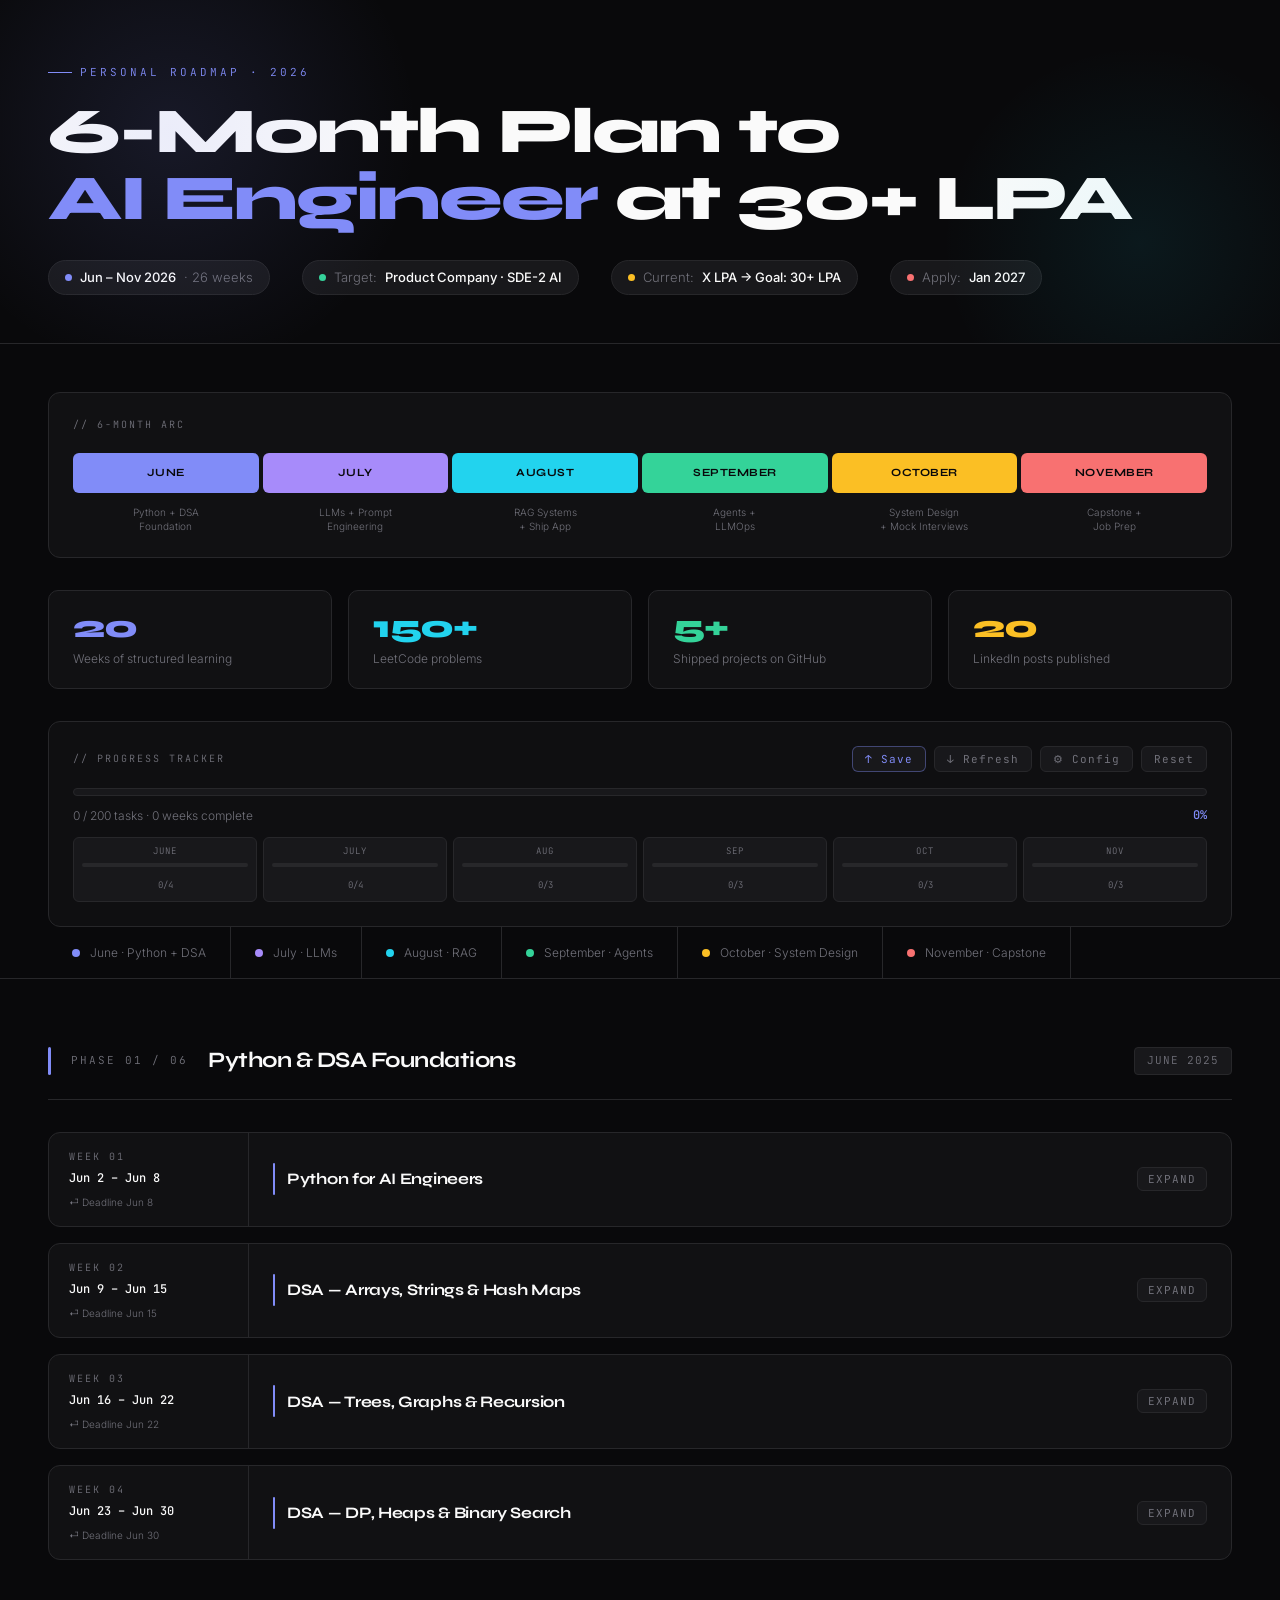
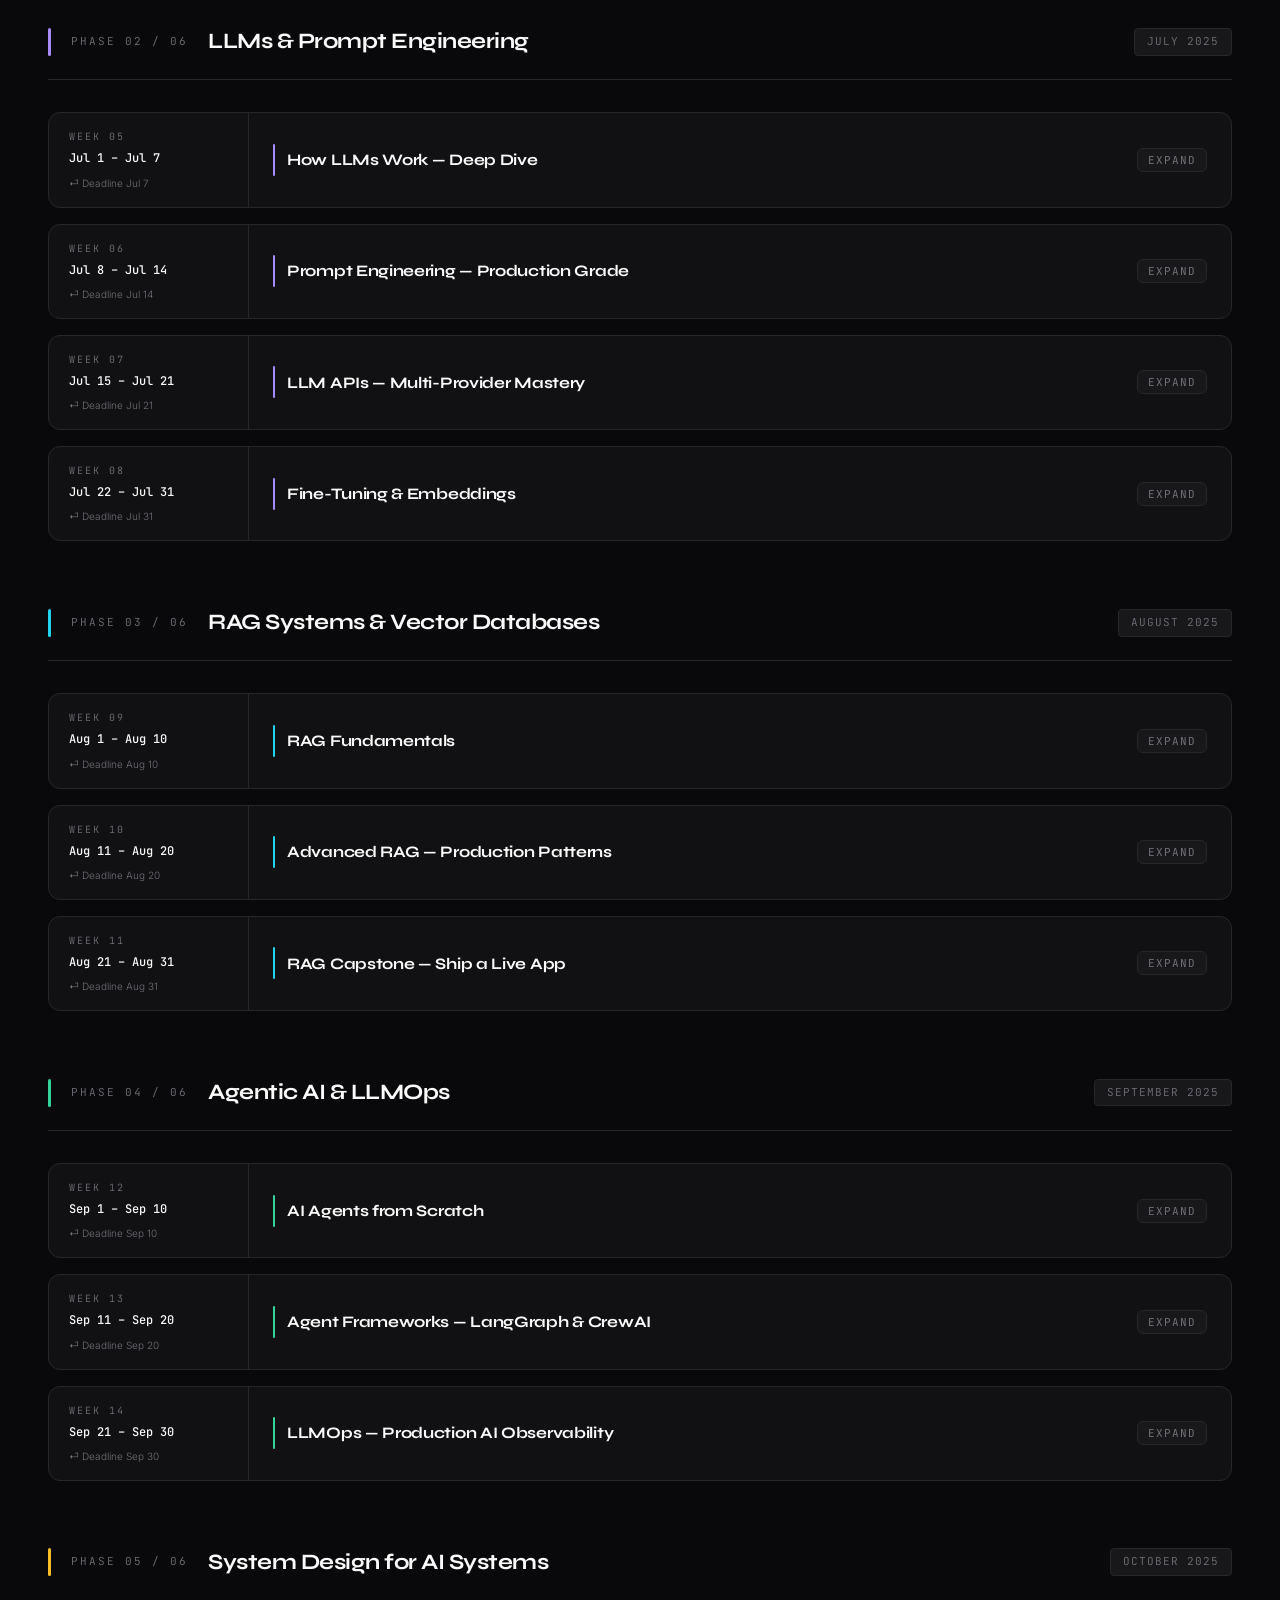
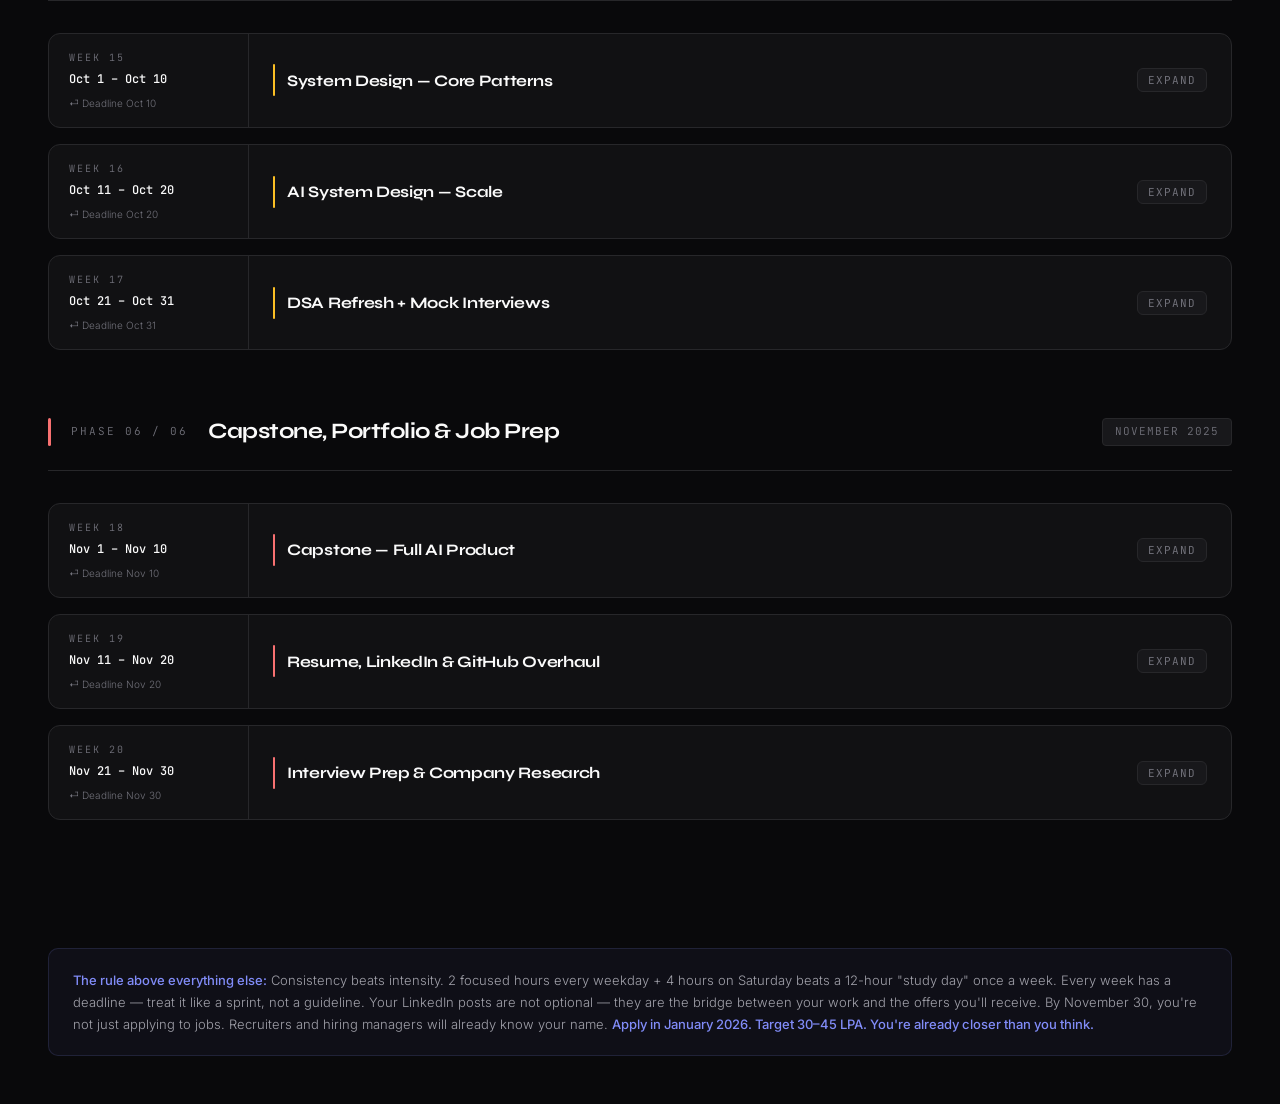
<file: index.html>
﻿<!DOCTYPE html>
<html lang="en">
<head>
<meta charset="UTF-8">
<meta name="viewport" content="width=device-width, initial-scale=1.0">
<title>AI Learning Roadmap — 2026</title>
<link rel="preconnect" href="https://fonts.googleapis.com">
<link href="https://fonts.googleapis.com/css2?family=Syne:wght@400;600;700;800&family=JetBrains+Mono:wght@400;500&family=Inter:wght@300;400;500&display=swap" rel="stylesheet">
<link rel="stylesheet" href="styles.css">
</head>
<body>

<header>
  <div class="header-tag">Personal Roadmap · 2026</div>
  <h1>6-Month Plan to<br><span>AI Engineer</span> at 30+ LPA</h1>
  <div class="header-meta">
    <div class="meta-chip"><span class="dot" style="background:#818cf8"></span> <strong>Jun – Nov 2026</strong> · 26 weeks</div>
    <div class="meta-chip"><span class="dot" style="background:#34d399"></span> Target: <strong>Product Company · SDE-2 AI</strong></div>
    <div class="meta-chip"><span class="dot" style="background:#fbbf24"></span> Current: <strong>X LPA → Goal: 30+ LPA</strong></div>
    <div class="meta-chip"><span class="dot" style="background:#f87171"></span> Apply: <strong>Jan 2027</strong></div>
  </div>
</header>

<!-- Timeline -->
<div class="timeline-strip">
  <div class="timeline-title">// 6-month arc</div>
  <div class="timeline-bar">
    <div class="tl-segment" style="background:#818cf8">JUNE</div>
    <div class="tl-segment" style="background:#a78bfa">JULY</div>
    <div class="tl-segment" style="background:#22d3ee">AUGUST</div>
    <div class="tl-segment" style="background:#34d399">SEPTEMBER</div>
    <div class="tl-segment" style="background:#fbbf24">OCTOBER</div>
    <div class="tl-segment" style="background:#f87171">NOVEMBER</div>
  </div>
  <div class="milestones">
    <div class="ms">Python + DSA<br>Foundation</div>
    <div class="ms">LLMs + Prompt<br>Engineering</div>
    <div class="ms">RAG Systems<br>+ Ship App</div>
    <div class="ms">Agents +<br>LLMOps</div>
    <div class="ms">System Design<br>+ Mock Interviews</div>
    <div class="ms">Capstone +<br>Job Prep</div>
  </div>
</div>

<!-- Stats -->
<div class="stats-row">
  <div class="stat-card">
    <div class="stat-num" style="color:#818cf8">20</div>
    <div class="stat-label">Weeks of structured learning</div>
  </div>
  <div class="stat-card">
    <div class="stat-num" style="color:#22d3ee">150+</div>
    <div class="stat-label">LeetCode problems</div>
  </div>
  <div class="stat-card">
    <div class="stat-num" style="color:#34d399">5+</div>
    <div class="stat-label">Shipped projects on GitHub</div>
  </div>
  <div class="stat-card">
    <div class="stat-num" style="color:#fbbf24">20</div>
    <div class="stat-label">LinkedIn posts published</div>
  </div>
</div>

<!-- Progress Tracker -->
<div class="progress-tracker" id="progress-tracker">
  <div class="progress-header">
    <span class="progress-title">// progress tracker</span>
    <div class="progress-actions">
      <span class="sync-status" id="sync-status"></span>
      <button class="action-btn primary" id="btn-save" onclick="saveToGitHub()">↑ Save</button>
      <button class="action-btn" id="btn-refresh" onclick="loadFromGitHub()">↓ Refresh</button>
      <button class="action-btn" onclick="openSettings()">⚙ Config</button>
      <button class="action-btn danger" onclick="resetProgress()">Reset</button>
    </div>
  </div>
  <div class="progress-bar-wrap">
    <div class="progress-bar-fill" id="progress-bar-fill"></div>
  </div>
  <div class="progress-stats">
    <span id="progress-text">0 / 20 weeks complete</span>
    <span id="progress-pct">0%</span>
  </div>
  <div class="phase-progress-row" id="phase-progress-row"></div>
</div>

<!-- Legend -->
<div class="legend">
  <a href="#phase-1" class="legend-item"><span class="legend-dot" style="background:#818cf8"></span>June · Python + DSA</a>
  <a href="#phase-2" class="legend-item"><span class="legend-dot" style="background:#a78bfa"></span>July · LLMs</a>
  <a href="#phase-3" class="legend-item"><span class="legend-dot" style="background:#22d3ee"></span>August · RAG</a>
  <a href="#phase-4" class="legend-item"><span class="legend-dot" style="background:#34d399"></span>September · Agents</a>
  <a href="#phase-5" class="legend-item"><span class="legend-dot" style="background:#fbbf24"></span>October · System Design</a>
  <a href="#phase-6" class="legend-item"><span class="legend-dot" style="background:#f87171"></span>November · Capstone</a>
</div>

<div class="phases">

<!-- ── PHASE 1 ── -->
<div class="phase-block" id="phase-1">
  <div class="phase-header">
    <span class="phase-accent" style="background:#818cf8"></span>
    <span class="phase-num">PHASE 01 / 06</span>
    <span class="phase-title">Python & DSA Foundations</span>
    <span class="phase-month">June 2025</span>
  </div>
  <div class="weeks-grid">

    <!-- Week 1 -->
    <div class="week-card">
      <div class="week-top">
        <div class="week-label">
          <span class="week-num">Week 01</span>
          <span class="week-dates">Jun 2 – Jun 8</span>
          <span class="week-deadline">⏎ Deadline Jun 8</span>
        </div>
        <div class="week-theme-bar">
          <div class="theme-accent" style="background:#818cf8"></div>
          <span class="week-theme">Python for AI Engineers</span>
          <button class="expand-btn" onclick="toggle(this)">EXPAND</button>
        </div>
      </div>
      <div class="week-body">
        <div class="detail-block">
          <div class="detail-label">Topics</div>
          <ul class="topic-list">
            <li>Python internals — decorators, generators, context managers</li>
            <li>Async/await & concurrency (asyncio, httpx)</li>
            <li>Type hints, Pydantic v2 — data validation</li>
            <li>FastAPI — routing, middleware, dependency injection</li>
            <li>Python packaging — pyproject.toml, uv</li>
          </ul>
        </div>
        <div class="detail-block">
          <div class="detail-label">Build This</div>
          <div class="impl-box">Typed async FastAPI service with Pydantic models, JWT auth middleware, and a /health + /chat endpoint. Deploy locally with Docker Compose.</div>
          <div class="detail-label" style="margin-top:16px">Resources</div>
          <div class="resource-link"><span class="resource-icon">▶</span><span><strong>YouTube:</strong> Tech With Tim — FastAPI Full Course (4hr)</span></div>
          <div class="resource-link" style="margin-top:8px"><span class="resource-icon">📖</span><span><strong>Read:</strong> docs.pydantic.dev + FastAPI official docs (fastapi.tiangolo.com)</span></div>
        </div>
        <div class="detail-block" style="grid-column: 1 / -1;">
          <div class="detail-label">LinkedIn + GitHub Actions</div>
          <div class="social-row">
            <div class="social-item li"><span class="social-tag li">LI</span><span>Post 1: "Why I'm relearning Python after 4 years as a software engineer" — personal hook story. Aim for 300+ words, no bullet lists.</span></div>
            <div class="social-item gh"><span class="social-tag gh">GH</span><span>Create public repo: <code>ai-learning-journey</code> — add a pinned README with your 6-month roadmap. This is your anchor repo.</span></div>
          </div>
        </div>
      </div>
    </div>

    <!-- Week 2 -->
    <div class="week-card">
      <div class="week-top">
        <div class="week-label">
          <span class="week-num">Week 02</span>
          <span class="week-dates">Jun 9 – Jun 15</span>
          <span class="week-deadline">⏎ Deadline Jun 15</span>
        </div>
        <div class="week-theme-bar">
          <div class="theme-accent" style="background:#818cf8"></div>
          <span class="week-theme">DSA — Arrays, Strings & Hash Maps</span>
          <button class="expand-btn" onclick="toggle(this)">EXPAND</button>
        </div>
      </div>
      <div class="week-body">
        <div class="detail-block">
          <div class="detail-label">Topics</div>
          <ul class="topic-list">
            <li>Two pointer technique — sorted arrays, in-place problems</li>
            <li>Sliding window — fixed & variable size</li>
            <li>Hash maps / sets — frequency counting, anagrams</li>
            <li>String manipulation — reversal, palindromes</li>
            <li>Prefix sums — subarray problems</li>
          </ul>
        </div>
        <div class="detail-block">
          <div class="detail-label">Build This</div>
          <div class="impl-box">Solve 15 LeetCode Mediums from Arrays & Hashing category on NeetCode roadmap. Write clean Python solutions with time/space complexity comments.</div>
          <div class="detail-label" style="margin-top:16px">Resources</div>
          <div class="resource-link"><span class="resource-icon">▶</span><span><strong>YouTube:</strong> NeetCode — Arrays & Hashing full playlist</span></div>
          <div class="resource-link" style="margin-top:8px"><span class="resource-icon">📖</span><span><strong>Read:</strong> neetcode.io/roadmap — follow the roadmap order, not random</span></div>
        </div>
        <div class="detail-block" style="grid-column: 1 / -1;">
          <div class="detail-label">LinkedIn + GitHub Actions</div>
          <div class="social-row">
            <div class="social-item li"><span class="social-tag li">LI</span><span>Post 2: Carousel — "The AI engineer interview nobody tells you about: DSA is still there". 6-slide carousel with one pattern per slide.</span></div>
            <div class="social-item gh"><span class="social-tag gh">GH</span><span>Add <code>/dsa/arrays/</code> folder. Each file = one problem. Filename format: <code>001_two_sum.py</code>. Push daily.</span></div>
          </div>
        </div>
      </div>
    </div>

    <!-- Week 3 -->
    <div class="week-card">
      <div class="week-top">
        <div class="week-label">
          <span class="week-num">Week 03</span>
          <span class="week-dates">Jun 16 – Jun 22</span>
          <span class="week-deadline">⏎ Deadline Jun 22</span>
        </div>
        <div class="week-theme-bar">
          <div class="theme-accent" style="background:#818cf8"></div>
          <span class="week-theme">DSA — Trees, Graphs & Recursion</span>
          <button class="expand-btn" onclick="toggle(this)">EXPAND</button>
        </div>
      </div>
      <div class="week-body">
        <div class="detail-block">
          <div class="detail-label">Topics</div>
          <ul class="topic-list">
            <li>Binary trees — inorder/preorder/postorder, LCA</li>
            <li>BFS — level order traversal, shortest path</li>
            <li>DFS — path sum, island problems</li>
            <li>Graph representations — adjacency list, matrix</li>
            <li>Recursion patterns — memoization intro</li>
          </ul>
        </div>
        <div class="detail-block">
          <div class="detail-label">Build This</div>
          <div class="impl-box">Solve 15 LeetCode Mediums (Trees + Graphs). Visualize 3 problems with ASCII diagrams in your solutions — this habit helps in interviews.</div>
          <div class="detail-label" style="margin-top:16px">Resources</div>
          <div class="resource-link"><span class="resource-icon">▶</span><span><strong>YouTube:</strong> NeetCode — Trees + Graphs playlists (separate)</span></div>
          <div class="resource-link" style="margin-top:8px"><span class="resource-icon">📖</span><span><strong>Read:</strong> Cracking the Coding Interview — Chapter 4 (Trees & Graphs)</span></div>
        </div>
        <div class="detail-block" style="grid-column: 1 / -1;">
          <div class="detail-label">LinkedIn + GitHub Actions</div>
          <div class="social-row">
            <div class="social-item li"><span class="social-tag li">LI</span><span>Post 3: "I solved 30 LeetCode problems in 2 weeks. Here's what actually changed in how I think as an engineer." — reflection post.</span></div>
            <div class="social-item gh"><span class="social-tag gh">GH</span><span>Add <code>/dsa/trees/</code> and <code>/dsa/graphs/</code>. Add a PROGRESS.md tracking your solve count per category.</span></div>
          </div>
        </div>
      </div>
    </div>

    <!-- Week 4 -->
    <div class="week-card">
      <div class="week-top">
        <div class="week-label">
          <span class="week-num">Week 04</span>
          <span class="week-dates">Jun 23 – Jun 30</span>
          <span class="week-deadline">⏎ Deadline Jun 30</span>
        </div>
        <div class="week-theme-bar">
          <div class="theme-accent" style="background:#818cf8"></div>
          <span class="week-theme">DSA — DP, Heaps & Binary Search</span>
          <button class="expand-btn" onclick="toggle(this)">EXPAND</button>
        </div>
      </div>
      <div class="week-body">
        <div class="detail-block">
          <div class="detail-label">Topics</div>
          <ul class="topic-list">
            <li>Dynamic programming — 1D DP, Fibonacci patterns, coin change</li>
            <li>2D DP — grid problems, LCS, knapsack</li>
            <li>Heap / Priority Queue — top-K problems, merge K lists</li>
            <li>Binary search — search in rotated array, find boundary</li>
            <li>Backtracking — subsets, permutations</li>
          </ul>
        </div>
        <div class="detail-block">
          <div class="detail-label">Build This</div>
          <div class="impl-box">Solve 15 LeetCode Mediums (DP + Heap + Binary Search). End of month: timed drill — 3 random mediums in 90 minutes. Simulate real interview pressure.</div>
          <div class="detail-label" style="margin-top:16px">Resources</div>
          <div class="resource-link"><span class="resource-icon">▶</span><span><strong>YouTube:</strong> NeetCode — 1-D DP + 2-D DP playlists</span></div>
          <div class="resource-link" style="margin-top:8px"><span class="resource-icon">📖</span><span><strong>Read:</strong> leetcode.com/explore/learn (DP card + Heap card)</span></div>
        </div>
        <div class="detail-block" style="grid-column: 1 / -1;">
          <div class="detail-label">LinkedIn + GitHub Actions</div>
          <div class="social-row">
            <div class="social-item li"><span class="social-tag li">LI</span><span>Post 4: Thread — "Month 1 complete. 45 DSA problems. Here's what changed, what didn't, and what's next." End with your month 2 plan teaser.</span></div>
            <div class="social-item gh"><span class="social-tag gh">GH</span><span>Month-end cleanup: update PROGRESS.md, add README badges (problems solved count). Pin <code>ai-learning-journey</code> repo on your GitHub profile.</span></div>
          </div>
        </div>
      </div>
    </div>

  </div>
</div>

<!-- ── PHASE 2 ── -->
<div class="phase-block" id="phase-2">
  <div class="phase-header">
    <span class="phase-accent" style="background:#a78bfa"></span>
    <span class="phase-num">PHASE 02 / 06</span>
    <span class="phase-title">LLMs & Prompt Engineering</span>
    <span class="phase-month">July 2025</span>
  </div>
  <div class="weeks-grid">

    <!-- Week 5 -->
    <div class="week-card">
      <div class="week-top">
        <div class="week-label">
          <span class="week-num">Week 05</span>
          <span class="week-dates">Jul 1 – Jul 7</span>
          <span class="week-deadline">⏎ Deadline Jul 7</span>
        </div>
        <div class="week-theme-bar">
          <div class="theme-accent" style="background:#a78bfa"></div>
          <span class="week-theme">How LLMs Work — Deep Dive</span>
          <button class="expand-btn" onclick="toggle(this)">EXPAND</button>
        </div>
      </div>
      <div class="week-body">
        <div class="detail-block">
          <div class="detail-label">Topics</div>
          <ul class="topic-list">
            <li>Transformer architecture — encoder, decoder, self-attention</li>
            <li>Attention mechanism — Q, K, V matrices, multi-head attention</li>
            <li>Tokenization — BPE, SentencePiece, tiktoken</li>
            <li>Context windows, KV cache, positional encoding</li>
            <li>Embeddings — semantic meaning in vector space</li>
          </ul>
        </div>
        <div class="detail-block">
          <div class="detail-label">Build This</div>
          <div class="impl-box">Run GPT-2 locally with HuggingFace Transformers. Build a tokenizer visualizer (CLI tool showing tokens + token IDs for any input). Write a blog-quality README explaining what you learned.</div>
          <div class="detail-label" style="margin-top:16px">Resources</div>
          <div class="resource-link"><span class="resource-icon">▶</span><span><strong>YouTube:</strong> Andrej Karpathy — "Let's build GPT from scratch" (2hr, essential)</span></div>
          <div class="resource-link" style="margin-top:8px"><span class="resource-icon">📖</span><span><strong>Read:</strong> Jay Alammar's blog — "The Illustrated Transformer" (jalammar.github.io)</span></div>
        </div>
        <div class="detail-block" style="grid-column: 1 / -1;">
          <div class="detail-label">LinkedIn + GitHub Actions</div>
          <div class="social-row">
            <div class="social-item li"><span class="social-tag li">LI</span><span>Post 5: "I finally understand how LLMs work. Here's the simplest explanation I could write." — first principles post. This type performs very well on LinkedIn for technical audiences.</span></div>
            <div class="social-item gh"><span class="social-tag gh">GH</span><span>New repo: <code>llm-internals</code>. Push tokenizer visualizer + GPT-2 experiment notebook. Add architecture diagram in README.</span></div>
          </div>
        </div>
      </div>
    </div>

    <!-- Week 6 -->
    <div class="week-card">
      <div class="week-top">
        <div class="week-label">
          <span class="week-num">Week 06</span>
          <span class="week-dates">Jul 8 – Jul 14</span>
          <span class="week-deadline">⏎ Deadline Jul 14</span>
        </div>
        <div class="week-theme-bar">
          <div class="theme-accent" style="background:#a78bfa"></div>
          <span class="week-theme">Prompt Engineering — Production Grade</span>
          <button class="expand-btn" onclick="toggle(this)">EXPAND</button>
        </div>
      </div>
      <div class="week-body">
        <div class="detail-block">
          <div class="detail-label">Topics</div>
          <ul class="topic-list">
            <li>Chain of Thought (CoT) — zero-shot and few-shot variants</li>
            <li>ReAct prompting — reasoning + acting pattern</li>
            <li>Constitutional AI — self-critique loops</li>
            <li>Prompt injection & defense strategies</li>
            <li>System prompt design — persona, constraints, output format</li>
          </ul>
        </div>
        <div class="detail-block">
          <div class="detail-label">Build This</div>
          <div class="impl-box">Build a structured prompt library: 20+ production-grade templates for real use cases — code review, PR description generator, bug diagnosis, SQL generator. Each template with system prompt + few-shot examples + expected output format.</div>
          <div class="detail-label" style="margin-top:16px">Resources</div>
          <div class="resource-link"><span class="resource-icon">▶</span><span><strong>YouTube:</strong> DeepLearning.AI — "ChatGPT Prompt Engineering for Developers" (free course)</span></div>
          <div class="resource-link" style="margin-top:8px"><span class="resource-icon">📖</span><span><strong>Read:</strong> docs.anthropic.com/en/docs/build-with-claude/prompt-engineering/overview</span></div>
        </div>
        <div class="detail-block" style="grid-column: 1 / -1;">
          <div class="detail-label">LinkedIn + GitHub Actions</div>
          <div class="social-row">
            <div class="social-item li"><span class="social-tag li">LI</span><span>Post 6: "Prompt engineering is not just writing better sentences. Here's what production prompts for engineering tools actually look like." — share 3 real templates from your library.</span></div>
            <div class="social-item gh"><span class="social-tag gh">GH</span><span>New public repo: <code>prompt-library</code>. Organized by use case. Add a README with rationale for each pattern. This repo gets GitHub stars — make it clean.</span></div>
          </div>
        </div>
      </div>
    </div>

    <!-- Week 7 -->
    <div class="week-card">
      <div class="week-top">
        <div class="week-label">
          <span class="week-num">Week 07</span>
          <span class="week-dates">Jul 15 – Jul 21</span>
          <span class="week-deadline">⏎ Deadline Jul 21</span>
        </div>
        <div class="week-theme-bar">
          <div class="theme-accent" style="background:#a78bfa"></div>
          <span class="week-theme">LLM APIs — Multi-Provider Mastery</span>
          <button class="expand-btn" onclick="toggle(this)">EXPAND</button>
        </div>
      </div>
      <div class="week-body">
        <div class="detail-block">
          <div class="detail-label">Topics</div>
          <ul class="topic-list">
            <li>Anthropic, OpenAI, Gemini API patterns — auth, rate limits</li>
            <li>Streaming responses — SSE, token-by-token rendering</li>
            <li>Token cost calculation — pricing per 1M tokens</li>
            <li>Error handling, retries, exponential backoff</li>
            <li>Model routing logic — task type → model selection</li>
          </ul>
        </div>
        <div class="detail-block">
          <div class="detail-label">Build This</div>
          <div class="impl-box">Build an LLM router: takes a task description → classifies it (coding/creative/analysis/summarization) → routes to the best model (Haiku for simple, Sonnet for complex, GPT-4o for code) → logs cost per call. FastAPI backend, streamed responses.</div>
          <div class="detail-label" style="margin-top:16px">Resources</div>
          <div class="resource-link"><span class="resource-icon">▶</span><span><strong>YouTube:</strong> AI Jason — "Building production apps with LLM APIs"</span></div>
          <div class="resource-link" style="margin-top:8px"><span class="resource-icon">📖</span><span><strong>Read:</strong> docs.anthropic.com/api-reference + openai.com/docs</span></div>
        </div>
        <div class="detail-block" style="grid-column: 1 / -1;">
          <div class="detail-label">LinkedIn + GitHub Actions</div>
          <div class="social-row">
            <div class="social-item li"><span class="social-tag li">LI</span><span>Post 7: "I built an LLM router that picks the right AI model for each task. Here's the architecture and what I learned about model selection." — include your cost comparison table.</span></div>
            <div class="social-item gh"><span class="social-tag gh">GH</span><span>Push LLM router to <code>llm-internals</code> or separate repo. Add cost logging dashboard as a simple CLI output. Clean README with architecture diagram.</span></div>
          </div>
        </div>
      </div>
    </div>

    <!-- Week 8 -->
    <div class="week-card">
      <div class="week-top">
        <div class="week-label">
          <span class="week-num">Week 08</span>
          <span class="week-dates">Jul 22 – Jul 31</span>
          <span class="week-deadline">⏎ Deadline Jul 31</span>
        </div>
        <div class="week-theme-bar">
          <div class="theme-accent" style="background:#a78bfa"></div>
          <span class="week-theme">Fine-Tuning & Embeddings</span>
          <button class="expand-btn" onclick="toggle(this)">EXPAND</button>
        </div>
      </div>
      <div class="week-body">
        <div class="detail-block">
          <div class="detail-label">Topics</div>
          <ul class="topic-list">
            <li>LoRA / QLoRA — low-rank adaptation, rank & alpha params</li>
            <li>HuggingFace PEFT library — training loop</li>
            <li>Dataset preparation for fine-tuning (instruction format)</li>
            <li>Embedding models — sentence-transformers, OpenAI embeddings</li>
            <li>Cosine similarity, dot product — semantic search intuition</li>
          </ul>
        </div>
        <div class="detail-block">
          <div class="detail-label">Build This</div>
          <div class="impl-box">Fine-tune Llama 3.2 3B on a small domain dataset (e.g., Indian legal Q&A or coding instructions) using LoRA on Google Colab (free GPU). Evaluate before/after with a benchmark. Publish the notebook.</div>
          <div class="detail-label" style="margin-top:16px">Resources</div>
          <div class="resource-link"><span class="resource-icon">▶</span><span><strong>YouTube:</strong> Maxime Labonne — "Fine-tuning LLMs" full playlist</span></div>
          <div class="resource-link" style="margin-top:8px"><span class="resource-icon">📖</span><span><strong>Read:</strong> Sebastian Raschka's newsletter "Ahead of AI" (substack) + HuggingFace PEFT docs</span></div>
        </div>
        <div class="detail-block" style="grid-column: 1 / -1;">
          <div class="detail-label">LinkedIn + GitHub Actions</div>
          <div class="social-row">
            <div class="social-item li"><span class="social-tag li">LI</span><span>Post 8: Month 2 recap carousel — "From calling an API to understanding the model. What I built in July." 8-slide carousel with one concept per slide.</span></div>
            <div class="social-item gh"><span class="social-tag gh">GH</span><span>Push fine-tuning notebook to <code>llm-internals</code>. Include before/after output comparison in README. Add "Open in Colab" badge.</span></div>
          </div>
        </div>
      </div>
    </div>

  </div>
</div>

<!-- ── PHASE 3 ── -->
<div class="phase-block" id="phase-3">
  <div class="phase-header">
    <span class="phase-accent" style="background:#22d3ee"></span>
    <span class="phase-num">PHASE 03 / 06</span>
    <span class="phase-title">RAG Systems & Vector Databases</span>
    <span class="phase-month">August 2025</span>
  </div>
  <div class="weeks-grid">

    <!-- Week 9 -->
    <div class="week-card">
      <div class="week-top">
        <div class="week-label">
          <span class="week-num">Week 09</span>
          <span class="week-dates">Aug 1 – Aug 10</span>
          <span class="week-deadline">⏎ Deadline Aug 10</span>
        </div>
        <div class="week-theme-bar">
          <div class="theme-accent" style="background:#22d3ee"></div>
          <span class="week-theme">RAG Fundamentals</span>
          <button class="expand-btn" onclick="toggle(this)">EXPAND</button>
        </div>
      </div>
      <div class="week-body">
        <div class="detail-block">
          <div class="detail-label">Topics</div>
          <ul class="topic-list">
            <li>Chunking strategies — fixed size, recursive, semantic</li>
            <li>Embedding pipelines — document → chunks → vectors</li>
            <li>Vector databases — pgvector (Postgres), Pinecone, Qdrant</li>
            <li>Retrieval patterns — dense (semantic), sparse (BM25), hybrid</li>
            <li>LangChain RAG chain — LCEL syntax</li>
          </ul>
        </div>
        <div class="detail-block">
          <div class="detail-label">Build This</div>
          <div class="impl-box">Basic RAG pipeline: ingest a PDF corpus (e.g., 50 Indian court judgements) → chunk → embed with sentence-transformers → store in pgvector → query with LangChain. CLI interface.</div>
          <div class="detail-label" style="margin-top:16px">Resources</div>
          <div class="resource-link"><span class="resource-icon">▶</span><span><strong>YouTube:</strong> Greg Kamradt — "RAG From Scratch" full series (essential)</span></div>
          <div class="resource-link" style="margin-top:8px"><span class="resource-icon">📖</span><span><strong>Read:</strong> LangChain RAG docs + pgvector GitHub README</span></div>
        </div>
        <div class="detail-block" style="grid-column: 1 / -1;">
          <div class="detail-label">LinkedIn + GitHub Actions</div>
          <div class="social-row">
            <div class="social-item li"><span class="social-tag li">LI</span><span>Post 9: "Nobody talks about chunking in RAG. It's the most important decision you'll make. Here's what I learned." — very specific, technical, performs well.</span></div>
            <div class="social-item gh"><span class="social-tag gh">GH</span><span>New repo: <code>rag-from-scratch</code>. Phase 1 folder: basic RAG. Add architecture diagram. README explains every design decision.</span></div>
          </div>
        </div>
      </div>
    </div>

    <!-- Week 10 -->
    <div class="week-card">
      <div class="week-top">
        <div class="week-label">
          <span class="week-num">Week 10</span>
          <span class="week-dates">Aug 11 – Aug 20</span>
          <span class="week-deadline">⏎ Deadline Aug 20</span>
        </div>
        <div class="week-theme-bar">
          <div class="theme-accent" style="background:#22d3ee"></div>
          <span class="week-theme">Advanced RAG — Production Patterns</span>
          <button class="expand-btn" onclick="toggle(this)">EXPAND</button>
        </div>
      </div>
      <div class="week-body">
        <div class="detail-block">
          <div class="detail-label">Topics</div>
          <ul class="topic-list">
            <li>Query rewriting — HyDE, multi-query generation</li>
            <li>Re-ranking — Cohere rerank, cross-encoders</li>
            <li>Multi-vector retrieval — parent-child chunking</li>
            <li>RAGAS evaluation framework — faithfulness, relevance, recall</li>
            <li>Hallucination detection & grounding</li>
          </ul>
        </div>
        <div class="detail-block">
          <div class="detail-label">Build This</div>
          <div class="impl-box">Upgrade your Week 9 RAG: add HyDE query rewriting + Cohere re-ranking + RAGAS evaluation. Run eval on 20 test questions. Show metrics improvement over baseline. This becomes a portfolio highlight.</div>
          <div class="detail-label" style="margin-top:16px">Resources</div>
          <div class="resource-link"><span class="resource-icon">▶</span><span><strong>YouTube:</strong> LlamaIndex — "Advanced RAG techniques" (YouTube channel)</span></div>
          <div class="resource-link" style="margin-top:8px"><span class="resource-icon">📖</span><span><strong>Read:</strong> RAGAS paper (arxiv) + LlamaIndex advanced RAG guide</span></div>
        </div>
        <div class="detail-block" style="grid-column: 1 / -1;">
          <div class="detail-label">LinkedIn + GitHub Actions</div>
          <div class="social-row">
            <div class="social-item li"><span class="social-tag li">LI</span><span>Post 10: "Basic RAG hallucinates 40% of the time in my tests. Here's how advanced RAG brings it down." — share your RAGAS metrics. Numbers = credibility.</span></div>
            <div class="social-item gh"><span class="social-tag gh">GH</span><span>Update <code>rag-from-scratch</code>: add /advanced folder. Include evaluation results as a markdown table in README. Add benchmark comparison chart.</span></div>
          </div>
        </div>
      </div>
    </div>

    <!-- Week 11 -->
    <div class="week-card">
      <div class="week-top">
        <div class="week-label">
          <span class="week-num">Week 11</span>
          <span class="week-dates">Aug 21 – Aug 31</span>
          <span class="week-deadline">⏎ Deadline Aug 31</span>
        </div>
        <div class="week-theme-bar">
          <div class="theme-accent" style="background:#22d3ee"></div>
          <span class="week-theme">RAG Capstone — Ship a Live App</span>
          <button class="expand-btn" onclick="toggle(this)">EXPAND</button>
        </div>
      </div>
      <div class="week-body">
        <div class="detail-block">
          <div class="detail-label">Topics</div>
          <ul class="topic-list">
            <li>FastAPI backend with streaming SSE responses</li>
            <li>Simple frontend — chat UI (Next.js or plain HTML)</li>
            <li>Deployment — Railway / Render / Fly.io</li>
            <li>Environment config — secrets, .env, Docker</li>
            <li>Basic auth — API key or simple JWT</li>
          </ul>
        </div>
        <div class="detail-block">
          <div class="detail-label">Build This</div>
          <div class="impl-box">Ship a live RAG app with a public URL. Suggested: "J&K Government Policy AI" — upload govt documents, users can ask questions. Or "Tech Docs AI" for a popular open-source lib. Must be deployed and accessible.</div>
          <div class="detail-label" style="margin-top:16px">Resources</div>
          <div class="resource-link"><span class="resource-icon">▶</span><span><strong>YouTube:</strong> Coding Crash Courses — "Deploy FastAPI app on Railway in 10 mins"</span></div>
          <div class="resource-link" style="margin-top:8px"><span class="resource-icon">📖</span><span><strong>Read:</strong> railway.app docs + Fly.io deployment guide</span></div>
        </div>
        <div class="detail-block" style="grid-column: 1 / -1;">
          <div class="detail-label">LinkedIn + GitHub Actions</div>
          <div class="social-row">
            <div class="social-item li"><span class="social-tag li">LI</span><span>Post 11: "I shipped a production RAG app in 10 days. Here's the full architecture, what broke, and how I fixed it." Include live link. This is your first major signal post.</span></div>
            <div class="social-item gh"><span class="social-tag gh">GH</span><span>Polish <code>rag-from-scratch</code>: full README with architecture diagram (Excalidraw export), live demo link, tech stack badges, and a 2-min Loom walkthrough video.</span></div>
          </div>
        </div>
      </div>
    </div>

  </div>
</div>

<!-- ── PHASE 4 ── -->
<div class="phase-block" id="phase-4">
  <div class="phase-header">
    <span class="phase-accent" style="background:#34d399"></span>
    <span class="phase-num">PHASE 04 / 06</span>
    <span class="phase-title">Agentic AI & LLMOps</span>
    <span class="phase-month">September 2025</span>
  </div>
  <div class="weeks-grid">

    <!-- Week 12 -->
    <div class="week-card">
      <div class="week-top">
        <div class="week-label">
          <span class="week-num">Week 12</span>
          <span class="week-dates">Sep 1 – Sep 10</span>
          <span class="week-deadline">⏎ Deadline Sep 10</span>
        </div>
        <div class="week-theme-bar">
          <div class="theme-accent" style="background:#34d399"></div>
          <span class="week-theme">AI Agents from Scratch</span>
          <button class="expand-btn" onclick="toggle(this)">EXPAND</button>
        </div>
      </div>
      <div class="week-body">
        <div class="detail-block">
          <div class="detail-label">Topics</div>
          <ul class="topic-list">
            <li>ReAct agent loop — reason → act → observe cycle</li>
            <li>Tool calling / function calling — Anthropic tool_use API</li>
            <li>Memory types — in-context (short), external (long-term with Redis)</li>
            <li>Agent state management — AgentState pattern</li>
            <li>Agent failure modes — infinite loops, hallucinated tool calls</li>
          </ul>
        </div>
        <div class="detail-block">
          <div class="detail-label">Build This</div>
          <div class="impl-box">Build a research agent from scratch — no LangChain, just Anthropic's tool_use API. Tools: web_search, read_url, write_file, summarize. Given a topic, it researches and writes a structured report. No frameworks — you understand every line.</div>
          <div class="detail-label" style="margin-top:16px">Resources</div>
          <div class="resource-link"><span class="resource-icon">▶</span><span><strong>YouTube:</strong> Anthropic — "Building Effective Agents" (YouTube, official talk)</span></div>
          <div class="resource-link" style="margin-top:8px"><span class="resource-icon">📖</span><span><strong>Read:</strong> anthropic.com/research/building-effective-agents (essential read)</span></div>
        </div>
        <div class="detail-block" style="grid-column: 1 / -1;">
          <div class="detail-label">LinkedIn + GitHub Actions</div>
          <div class="social-row">
            <div class="social-item li"><span class="social-tag li">LI</span><span>Post 12: "I built an AI research agent without LangChain. Here's why building from scratch teaches you what frameworks hide." — controversial framing = more engagement.</span></div>
            <div class="social-item gh"><span class="social-tag gh">GH</span><span>New repo: <code>agents-from-scratch</code>. Research agent in /week1. Include AgentState diagram in README. Show a sample run output.</span></div>
          </div>
        </div>
      </div>
    </div>

    <!-- Week 13 -->
    <div class="week-card">
      <div class="week-top">
        <div class="week-label">
          <span class="week-num">Week 13</span>
          <span class="week-dates">Sep 11 – Sep 20</span>
          <span class="week-deadline">⏎ Deadline Sep 20</span>
        </div>
        <div class="week-theme-bar">
          <div class="theme-accent" style="background:#34d399"></div>
          <span class="week-theme">Agent Frameworks — LangGraph & CrewAI</span>
          <button class="expand-btn" onclick="toggle(this)">EXPAND</button>
        </div>
      </div>
      <div class="week-body">
        <div class="detail-block">
          <div class="detail-label">Topics</div>
          <ul class="topic-list">
            <li>LangGraph — state machines, nodes, edges, conditional routing</li>
            <li>Human-in-the-loop patterns — interrupt, approve, continue</li>
            <li>CrewAI — roles, tasks, crews, sequential vs hierarchical</li>
            <li>Multi-agent communication — shared memory, message passing</li>
            <li>Agent memory with Redis — persistent conversation state</li>
          </ul>
        </div>
        <div class="detail-block">
          <div class="detail-label">Build This</div>
          <div class="impl-box">Multi-agent software team: PM Agent (takes feature request) → writes spec → Dev Agent (writes code) → QA Agent (reviews code + writes tests) → outputs a GitHub PR description. Built with LangGraph.</div>
          <div class="detail-label" style="margin-top:16px">Resources</div>
          <div class="resource-link"><span class="resource-icon">▶</span><span><strong>YouTube:</strong> LangChain — LangGraph tutorials (official YouTube channel)</span></div>
          <div class="resource-link" style="margin-top:8px"><span class="resource-icon">📖</span><span><strong>Read:</strong> langchain-ai.github.io/langgraph + docs.crewai.com</span></div>
        </div>
        <div class="detail-block" style="grid-column: 1 / -1;">
          <div class="detail-label">LinkedIn + GitHub Actions</div>
          <div class="social-row">
            <div class="social-item li"><span class="social-tag li">LI</span><span>Post 13: "I built a 3-agent software team: PM → Dev → QA. Here's the architecture, failure modes I hit, and what actually worked." Include LangGraph state diagram.</span></div>
            <div class="social-item gh"><span class="social-tag gh">GH</span><span>Add /langgraph-team to <code>agents-from-scratch</code>. Push the full multi-agent system. Include a flowchart of the agent state machine in README.</span></div>
          </div>
        </div>
      </div>
    </div>

    <!-- Week 14 -->
    <div class="week-card">
      <div class="week-top">
        <div class="week-label">
          <span class="week-num">Week 14</span>
          <span class="week-dates">Sep 21 – Sep 30</span>
          <span class="week-deadline">⏎ Deadline Sep 30</span>
        </div>
        <div class="week-theme-bar">
          <div class="theme-accent" style="background:#34d399"></div>
          <span class="week-theme">LLMOps — Production AI Observability</span>
          <button class="expand-btn" onclick="toggle(this)">EXPAND</button>
        </div>
      </div>
      <div class="week-body">
        <div class="detail-block">
          <div class="detail-label">Topics</div>
          <ul class="topic-list">
            <li>MLflow — experiment tracking, model registry, run comparison</li>
            <li>Prompt versioning — version control for prompts</li>
            <li>Latency & cost monitoring — token usage dashboards</li>
            <li>Guardrails — NeMo Guardrails, Guardrails AI, input/output validation</li>
            <li>A/B testing LLM outputs — evaluation harnesses</li>
          </ul>
        </div>
        <div class="detail-block">
          <div class="detail-label">Build This</div>
          <div class="impl-box">Add full observability to your RAG app from August: MLflow tracking (latency, cost per query, retrieval scores), Guardrails AI for output validation, and a simple Streamlit cost dashboard. This demonstrates production thinking.</div>
          <div class="detail-label" style="margin-top:16px">Resources</div>
          <div class="resource-link"><span class="resource-icon">▶</span><span><strong>YouTube:</strong> MLflow official YouTube channel — "MLflow for LLMs" playlist</span></div>
          <div class="resource-link" style="margin-top:8px"><span class="resource-icon">📖</span><span><strong>Read:</strong> Chip Huyen — "AI Engineering" book (first 3 chapters at huyenchip.com/books)</span></div>
        </div>
        <div class="detail-block" style="grid-column: 1 / -1;">
          <div class="detail-label">LinkedIn + GitHub Actions</div>
          <div class="social-row">
            <div class="social-item li"><span class="social-tag li">LI</span><span>Post 14: Month 4 recap — "I went from building AI to shipping AI. Here's what LLMOps actually means for an engineer." Show your MLflow dashboard screenshot.</span></div>
            <div class="social-item gh"><span class="social-tag gh">GH</span><span>Add /ops folder to your RAG repo. Push MLflow setup + guardrails config + Streamlit dashboard. This is the detail that sets your portfolio apart.</span></div>
          </div>
        </div>
      </div>
    </div>

  </div>
</div>

<!-- ── PHASE 5 ── -->
<div class="phase-block" id="phase-5">
  <div class="phase-header">
    <span class="phase-accent" style="background:#fbbf24"></span>
    <span class="phase-num">PHASE 05 / 06</span>
    <span class="phase-title">System Design for AI Systems</span>
    <span class="phase-month">October 2025</span>
  </div>
  <div class="weeks-grid">

    <!-- Week 15 -->
    <div class="week-card">
      <div class="week-top">
        <div class="week-label">
          <span class="week-num">Week 15</span>
          <span class="week-dates">Oct 1 – Oct 10</span>
          <span class="week-deadline">⏎ Deadline Oct 10</span>
        </div>
        <div class="week-theme-bar">
          <div class="theme-accent" style="background:#fbbf24"></div>
          <span class="week-theme">System Design — Core Patterns</span>
          <button class="expand-btn" onclick="toggle(this)">EXPAND</button>
        </div>
      </div>
      <div class="week-body">
        <div class="detail-block">
          <div class="detail-label">Topics</div>
          <ul class="topic-list">
            <li>Scalability — horizontal vs vertical, stateless services</li>
            <li>Load balancing — L4 vs L7, consistent hashing</li>
            <li>Caching — Redis patterns, cache invalidation, CDN</li>
            <li>Database choices — SQL vs NoSQL, sharding, replication</li>
            <li>API design — REST, GraphQL, gRPC tradeoffs</li>
          </ul>
        </div>
        <div class="detail-block">
          <div class="detail-label">Build This</div>
          <div class="impl-box">Design two classic systems on paper with full diagrams: (1) URL shortener — focus on read-heavy optimization. (2) Twitter feed — focus on fanout strategies. Document both in Excalidraw or draw.io.</div>
          <div class="detail-label" style="margin-top:16px">Resources</div>
          <div class="resource-link"><span class="resource-icon">▶</span><span><strong>YouTube:</strong> ByteByteGo — System Design playlist (Alex Xu, essential)</span></div>
          <div class="resource-link" style="margin-top:8px"><span class="resource-icon">📖</span><span><strong>Read:</strong> "System Design Interview Vol 1" by Alex Xu (buy this book — ₹1,200, worth every rupee)</span></div>
        </div>
        <div class="detail-block" style="grid-column: 1 / -1;">
          <div class="detail-label">LinkedIn + GitHub Actions</div>
          <div class="social-row">
            <div class="social-item li"><span class="social-tag li">LI</span><span>Post 15: "System design lessons from 4 years of building production systems with Kubernetes, Redis, and GraphQL. What I wish I knew earlier." — use your Bentley experience here.</span></div>
            <div class="social-item gh"><span class="social-tag gh">GH</span><span>New repo: <code>system-design-notes</code>. Add /classic-systems with your URL shortener + Twitter feed diagrams (export from Excalidraw as PNG). Clean, visual README.</span></div>
          </div>
        </div>
      </div>
    </div>

    <!-- Week 16 -->
    <div class="week-card">
      <div class="week-top">
        <div class="week-label">
          <span class="week-num">Week 16</span>
          <span class="week-dates">Oct 11 – Oct 20</span>
          <span class="week-deadline">⏎ Deadline Oct 20</span>
        </div>
        <div class="week-theme-bar">
          <div class="theme-accent" style="background:#fbbf24"></div>
          <span class="week-theme">AI System Design — Scale</span>
          <button class="expand-btn" onclick="toggle(this)">EXPAND</button>
        </div>
      </div>
      <div class="week-body">
        <div class="detail-block">
          <div class="detail-label">Topics</div>
          <ul class="topic-list">
            <li>Designing RAG at scale — sharding vector DBs, async ingestion</li>
            <li>LLM inference infrastructure — batching, KV cache, vLLM</li>
            <li>Feature stores — Feast, offline vs online serving</li>
            <li>ML pipelines — Airflow DAGs, data versioning with DVC</li>
            <li>Cost optimization — caching LLM responses, semantic caching</li>
          </ul>
        </div>
        <div class="detail-block">
          <div class="detail-label">Build This</div>
          <div class="impl-box">Write a full architecture doc (5-6 pages): "How I would design Perplexity AI from scratch." Cover: ingestion pipeline, vector DB sharding, LLM routing, caching layer, latency budget, cost model. This is your most impressive portfolio artifact.</div>
          <div class="detail-label" style="margin-top:16px">Resources</div>
          <div class="resource-link"><span class="resource-icon">▶</span><span><strong>YouTube:</strong> Fireship — "How Perplexity AI works" + ByteByteGo AI system design videos</span></div>
          <div class="resource-link" style="margin-top:8px"><span class="resource-icon">📖</span><span><strong>Read:</strong> Eugene Yan's blog — eugeneyan.com (Applied ML, Recsys, RAG at scale)</span></div>
        </div>
        <div class="detail-block" style="grid-column: 1 / -1;">
          <div class="detail-label">LinkedIn + GitHub Actions</div>
          <div class="social-row">
            <div class="social-item li"><span class="social-tag li">LI</span><span>Post 16: "How I'd design Perplexity AI from scratch — a full system design breakdown." Include your architecture diagram. Tag it #systemdesign #AIengineering. High-performing post type.</span></div>
            <div class="social-item gh"><span class="social-tag gh">GH</span><span>Add /ai-systems to <code>system-design-notes</code>. Push the Perplexity design doc as a detailed markdown file with embedded diagrams.</span></div>
          </div>
        </div>
      </div>
    </div>

    <!-- Week 17 -->
    <div class="week-card">
      <div class="week-top">
        <div class="week-label">
          <span class="week-num">Week 17</span>
          <span class="week-dates">Oct 21 – Oct 31</span>
          <span class="week-deadline">⏎ Deadline Oct 31</span>
        </div>
        <div class="week-theme-bar">
          <div class="theme-accent" style="background:#fbbf24"></div>
          <span class="week-theme">DSA Refresh + Mock Interviews</span>
          <button class="expand-btn" onclick="toggle(this)">EXPAND</button>
        </div>
      </div>
      <div class="week-body">
        <div class="detail-block">
          <div class="detail-label">Topics</div>
          <ul class="topic-list">
            <li>Advanced graphs — Dijkstra's, Bellman-Ford, Union-Find</li>
            <li>Trie — prefix search, autocomplete problems</li>
            <li>Interval problems — merge intervals, meeting rooms</li>
            <li>Monotonic stack / queue patterns</li>
            <li>Full mock: 45-min coding + 45-min system design</li>
          </ul>
        </div>
        <div class="detail-block">
          <div class="detail-label">Build This</div>
          <div class="impl-box">Do 2 full mock interviews: one coding (use Pramp or a friend), one system design (record yourself on Loom). Review the recording — spot where you hesitate. Solve 10 more LeetCode mediums from weak areas.</div>
          <div class="detail-label" style="margin-top:16px">Resources</div>
          <div class="resource-link"><span class="resource-icon">▶</span><span><strong>YouTube:</strong> NeetCode — Advanced Graphs + Tries playlists</span></div>
          <div class="resource-link" style="margin-top:8px"><span class="resource-icon">📖</span><span><strong>Read:</strong> "Designing Data-Intensive Applications" by Kleppmann — Ch 1–3 (critical for system design depth)</span></div>
        </div>
        <div class="detail-block" style="grid-column: 1 / -1;">
          <div class="detail-label">LinkedIn + GitHub Actions</div>
          <div class="social-row">
            <div class="social-item li"><span class="social-tag li">LI</span><span>Post 17: "I recorded my mock interviews. Here's what humbled me, what I fixed, and what I'd tell myself 6 months ago." Vulnerability + growth arc = high engagement.</span></div>
            <div class="social-item gh"><span class="social-tag gh">GH</span><span>Month-end portfolio audit: all projects must have live demo URL, architecture diagram, and tech stack in README. Unfinished repos = hidden or deleted. Only quality, public.</span></div>
          </div>
        </div>
      </div>
    </div>

  </div>
</div>

<!-- ── PHASE 6 ── -->
<div class="phase-block" id="phase-6">
  <div class="phase-header">
    <span class="phase-accent" style="background:#f87171"></span>
    <span class="phase-num">PHASE 06 / 06</span>
    <span class="phase-title">Capstone, Portfolio & Job Prep</span>
    <span class="phase-month">November 2025</span>
  </div>
  <div class="weeks-grid">

    <!-- Week 18 -->
    <div class="week-card">
      <div class="week-top">
        <div class="week-label">
          <span class="week-num">Week 18</span>
          <span class="week-dates">Nov 1 – Nov 10</span>
          <span class="week-deadline">⏎ Deadline Nov 10</span>
        </div>
        <div class="week-theme-bar">
          <div class="theme-accent" style="background:#f87171"></div>
          <span class="week-theme">Capstone — Full AI Product</span>
          <button class="expand-btn" onclick="toggle(this)">EXPAND</button>
        </div>
      </div>
      <div class="week-body">
        <div class="detail-block">
          <div class="detail-label">Topics</div>
          <ul class="topic-list">
            <li>Combine: RAG + Agents + LLMOps in one product</li>
            <li>Real problem, real users — not just a demo</li>
            <li>FastAPI backend + Next.js or Streamlit frontend</li>
            <li>Production deployment with monitoring</li>
            <li>Write a full technical blog post about what you built</li>
          </ul>
        </div>
        <div class="detail-block">
          <div class="detail-label">Build This</div>
          <div class="impl-box">Your flagship project. Ideas: (1) AI Code Review tool that analyzes PRs and gives senior-engineer-level feedback. (2) Indian Market Research Agent — given a startup idea, researches TAM, competitors, regulations. Must be live, must solve a real problem.</div>
          <div class="detail-label" style="margin-top:16px">Resources</div>
          <div class="resource-link"><span class="resource-icon">▶</span><span><strong>YouTube:</strong> Fireship — SaaS app deployment + Theo (t3.gg) on shipping fast</span></div>
          <div class="resource-link" style="margin-top:8px"><span class="resource-icon">📖</span><span><strong>Read:</strong> YC Startup Library — "How to build and ship fast" + Lenny's Newsletter on product thinking</span></div>
        </div>
        <div class="detail-block" style="grid-column: 1 / -1;">
          <div class="detail-label">LinkedIn + GitHub Actions</div>
          <div class="social-row">
            <div class="social-item li"><span class="social-tag li">LI</span><span>Post 18: "I spent 10 days building my most ambitious AI project. Here's the full breakdown — architecture, mistakes, and live demo." Share the URL. This is your anchor post.</span></div>
            <div class="social-item gh"><span class="social-tag gh">GH</span><span>Flagship repo: hero README with project screenshots, Loom demo video (2 min), architecture diagram, tech stack, and setup instructions. Pin this repo first on your profile.</span></div>
          </div>
        </div>
      </div>
    </div>

    <!-- Week 19 -->
    <div class="week-card">
      <div class="week-top">
        <div class="week-label">
          <span class="week-num">Week 19</span>
          <span class="week-dates">Nov 11 – Nov 20</span>
          <span class="week-deadline">⏎ Deadline Nov 20</span>
        </div>
        <div class="week-theme-bar">
          <div class="theme-accent" style="background:#f87171"></div>
          <span class="week-theme">Resume, LinkedIn & GitHub Overhaul</span>
          <button class="expand-btn" onclick="toggle(this)">EXPAND</button>
        </div>
      </div>
      <div class="week-body">
        <div class="detail-block">
          <div class="detail-label">Topics</div>
          <ul class="topic-list">
            <li>AI engineer resume format — impact-first bullets</li>
            <li>LinkedIn SEO — headline, about, featured section keywords</li>
            <li>GitHub profile README — skills grid, pinned repos</li>
            <li>Quantifying Bentley work — "reduced X by Y%, shipped Z"</li>
            <li>Referral strategy — how to get warm introductions</li>
          </ul>
        </div>
        <div class="detail-block">
          <div class="detail-label">Build This</div>
          <div class="impl-box">Rewrite your resume entirely — one page, impact bullets, AI engineer framing. Rebuild LinkedIn: new headline ("AI Engineer | Building RAG systems & LLM agents | Ex-Bentley Systems"), new About section (story arc), Featured section with your top 2 projects and best LI post.</div>
          <div class="detail-label" style="margin-top:16px">Resources</div>
          <div class="resource-link"><span class="resource-icon">▶</span><span><strong>YouTube:</strong> Jeff Su — "LinkedIn profile optimization" + "Resume that gets interviews"</span></div>
          <div class="resource-link" style="margin-top:8px"><span class="resource-icon">📖</span><span><strong>Read:</strong> levels.fyi/blog — engineering resume guide + teal.hq resume builder</span></div>
        </div>
        <div class="detail-block" style="grid-column: 1 / -1;">
          <div class="detail-label">LinkedIn + GitHub Actions</div>
          <div class="social-row">
            <div class="social-item li"><span class="social-tag li">LI</span><span>Post 19: "I rewrote my LinkedIn from scratch. Here's every change I made and why." Transparency post — shows growth mindset, drives profile views from recruiters.</span></div>
            <div class="social-item gh"><span class="social-tag gh">GH</span><span>Build your GitHub profile README: animated skill badges, contribution graph, pinned repos (top 4 projects only), and a one-line bio that matches your LI headline.</span></div>
          </div>
        </div>
      </div>
    </div>

    <!-- Week 20 -->
    <div class="week-card">
      <div class="week-top">
        <div class="week-label">
          <span class="week-num">Week 20</span>
          <span class="week-dates">Nov 21 – Nov 30</span>
          <span class="week-deadline">⏎ Deadline Nov 30</span>
        </div>
        <div class="week-theme-bar">
          <div class="theme-accent" style="background:#f87171"></div>
          <span class="week-theme">Interview Prep & Company Research</span>
          <button class="expand-btn" onclick="toggle(this)">EXPAND</button>
        </div>
      </div>
      <div class="week-body">
        <div class="detail-block">
          <div class="detail-label">Topics</div>
          <ul class="topic-list">
            <li>Behavioral interviews — STAR method for AI project stories</li>
            <li>AI engineer-specific questions — RAG tradeoffs, agent failure modes</li>
            <li>Company-specific prep — Sarvam AI, Atlassian, Adobe, Razorpay</li>
            <li>Salary negotiation — anchor high, never reveal first</li>
            <li>Referral outreach — LinkedIn DM script that actually gets replies</li>
          </ul>
        </div>
        <div class="detail-block">
          <div class="detail-label">Build This</div>
          <div class="impl-box">10 mock behavioral interviews (record 3 of them). Research 10 target companies — document their AI teams, recent engineering blogs, and open roles. Draft 5 personalized referral outreach messages for people in your target companies.</div>
          <div class="detail-label" style="margin-top:16px">Resources</div>
          <div class="resource-link"><span class="resource-icon">▶</span><span><strong>YouTube:</strong> Exponent — Engineering behavioral interviews playlist</span></div>
          <div class="resource-link" style="margin-top:8px"><span class="resource-icon">📖</span><span><strong>Read:</strong> levels.fyi (salary benchmarks) + Glassdoor interview reports for each target company</span></div>
        </div>
        <div class="detail-block" style="grid-column: 1 / -1;">
          <div class="detail-label">LinkedIn + GitHub Actions</div>
          <div class="social-row">
            <div class="social-item li"><span class="social-tag li">LI</span><span>Post 20 (THE BIG ONE): "6 months. 20 posts. 5 projects shipped. 150+ DSA problems. Here's everything I built and learned preparing for my next chapter." Full recap. This post gets you inbound DMs.</span></div>
            <div class="social-item gh"><span class="social-tag gh">GH</span><span>Final audit: exactly 4-5 pinned repos, all have live demos, all have architecture diagrams. Archive or make private anything incomplete. Your GitHub is now a portfolio, not a scratch pad.</span></div>
          </div>
        </div>
      </div>
    </div>

  </div>
</div>

</div><!-- end .phases -->

<div class="footer-note">
  <strong>The rule above everything else:</strong> Consistency beats intensity. 2 focused hours every weekday + 4 hours on Saturday beats a 12-hour "study day" once a week. Every week has a deadline — treat it like a sprint, not a guideline. Your LinkedIn posts are not optional — they are the bridge between your work and the offers you'll receive. By November 30, you're not just applying to jobs. Recruiters and hiring managers will already know your name. <strong>Apply in January 2026. Target 30–45 LPA. You're already closer than you think.</strong>
</div>

<!-- Settings Modal -->
<div class="modal-overlay" id="settings-modal">
  <div class="modal">
    <div class="modal-title">GitHub Sync Config</div>
    <div class="modal-sub">
      Your progress is saved as a JSON file in your GitHub repo.<br>
      Needs a PAT with <strong>repo</strong> scope (or <strong>public_repo</strong> for public repos).
      <br><a href="https://github.com/settings/tokens/new" target="_blank">Create a token →</a>
    </div>
    <div class="field">
      <label>Personal Access Token</label>
      <input id="cfg-token" type="password" placeholder="ghp_xxxxxxxxxxxxxxxxxxxx">
    </div>
    <div class="field">
      <label>GitHub Username / Org</label>
      <input id="cfg-owner" type="text" placeholder="akhilchandail9">
    </div>
    <div class="field">
      <label>Repository Name</label>
      <input id="cfg-repo" type="text" placeholder="ai-learning-journey">
    </div>
    <div class="field">
      <label>File Path in Repo</label>
      <input id="cfg-path" type="text" placeholder="progress.json">
      <span class="modal-hint">e.g. progress.json or data/roadmap-progress.json</span>
    </div>
    <div class="field">
      <label>Branch</label>
      <input id="cfg-branch" type="text" placeholder="main">
    </div>
    <div class="modal-test-row">
      <button class="modal-btn test" onclick="testConnection()">Test Connection</button>
      <span id="test-result"></span>
    </div>
    <div class="modal-actions">
      <button class="modal-btn secondary" onclick="closeSettings()">Cancel</button>
      <button class="modal-btn confirm" onclick="saveSettings()">Save Config</button>
    </div>
  </div>
</div>

<script src="roadmap.js"></script>
</body>
</html>
</file>
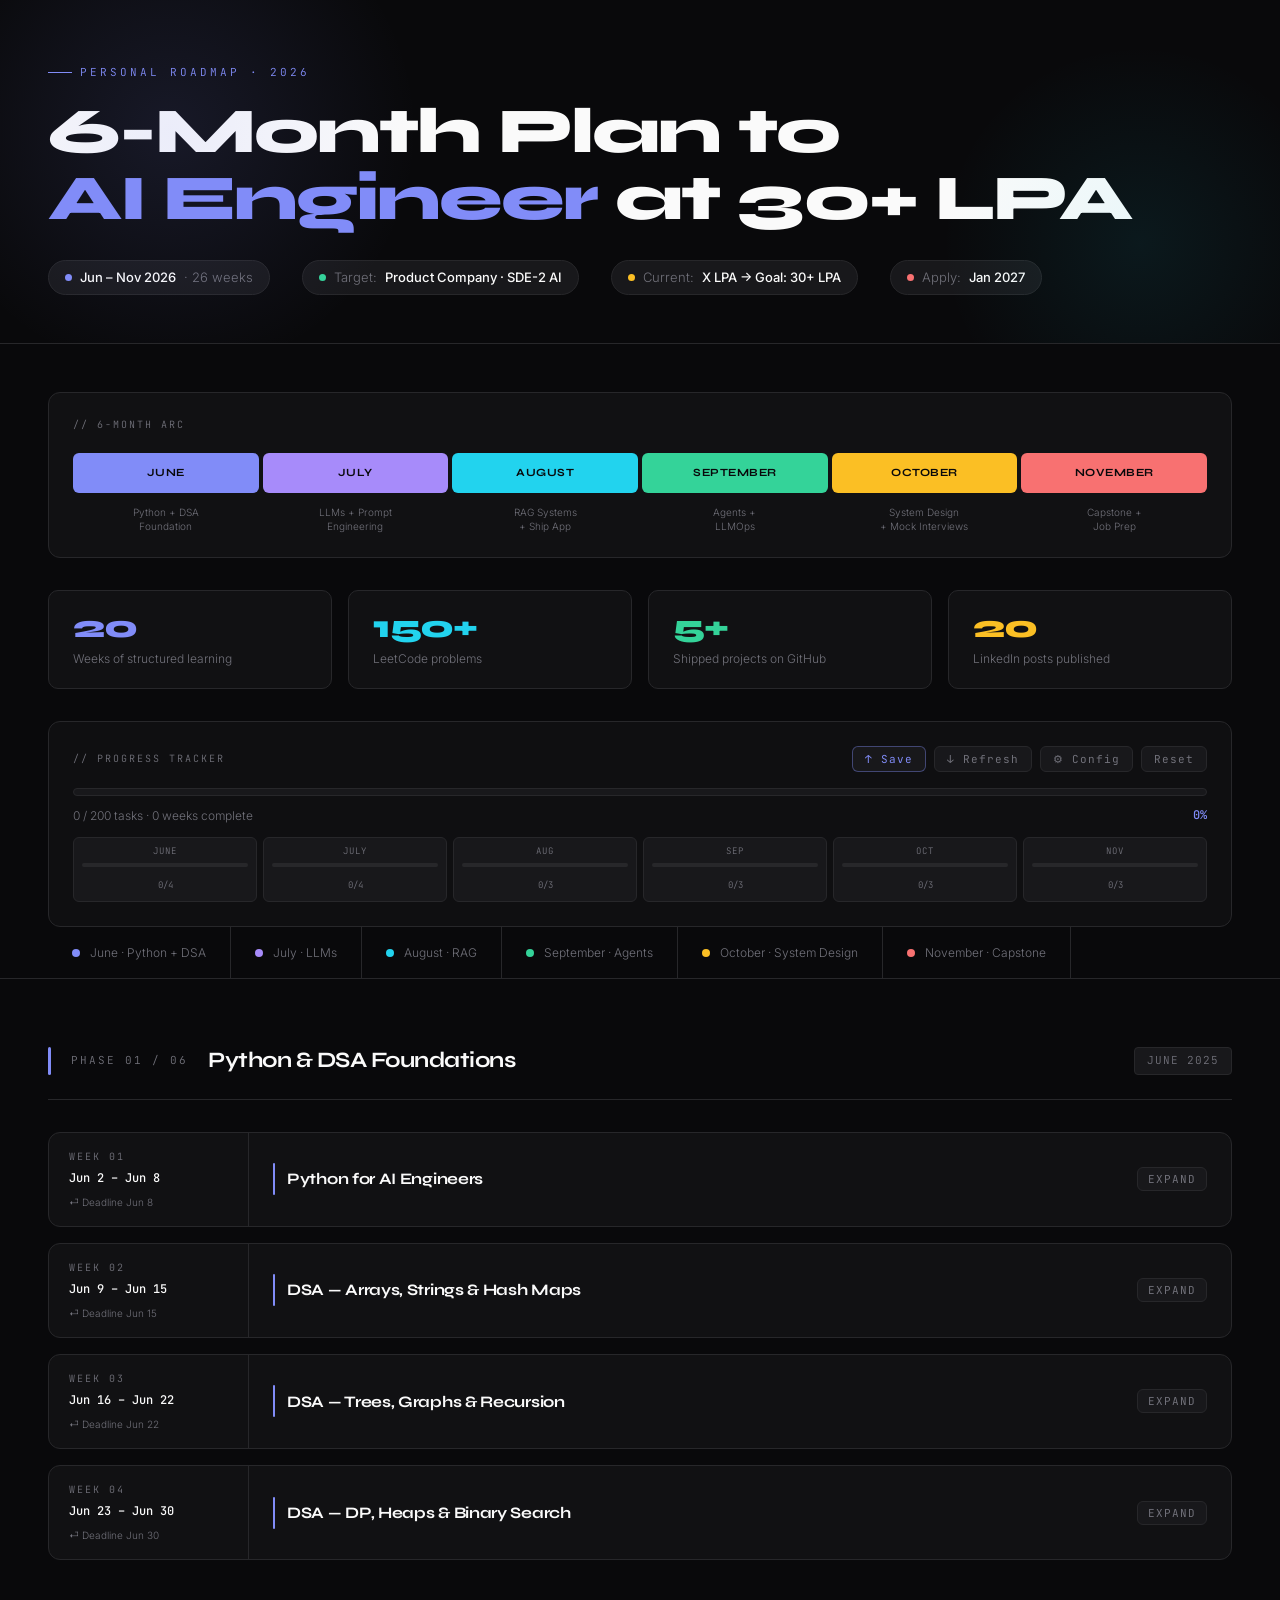
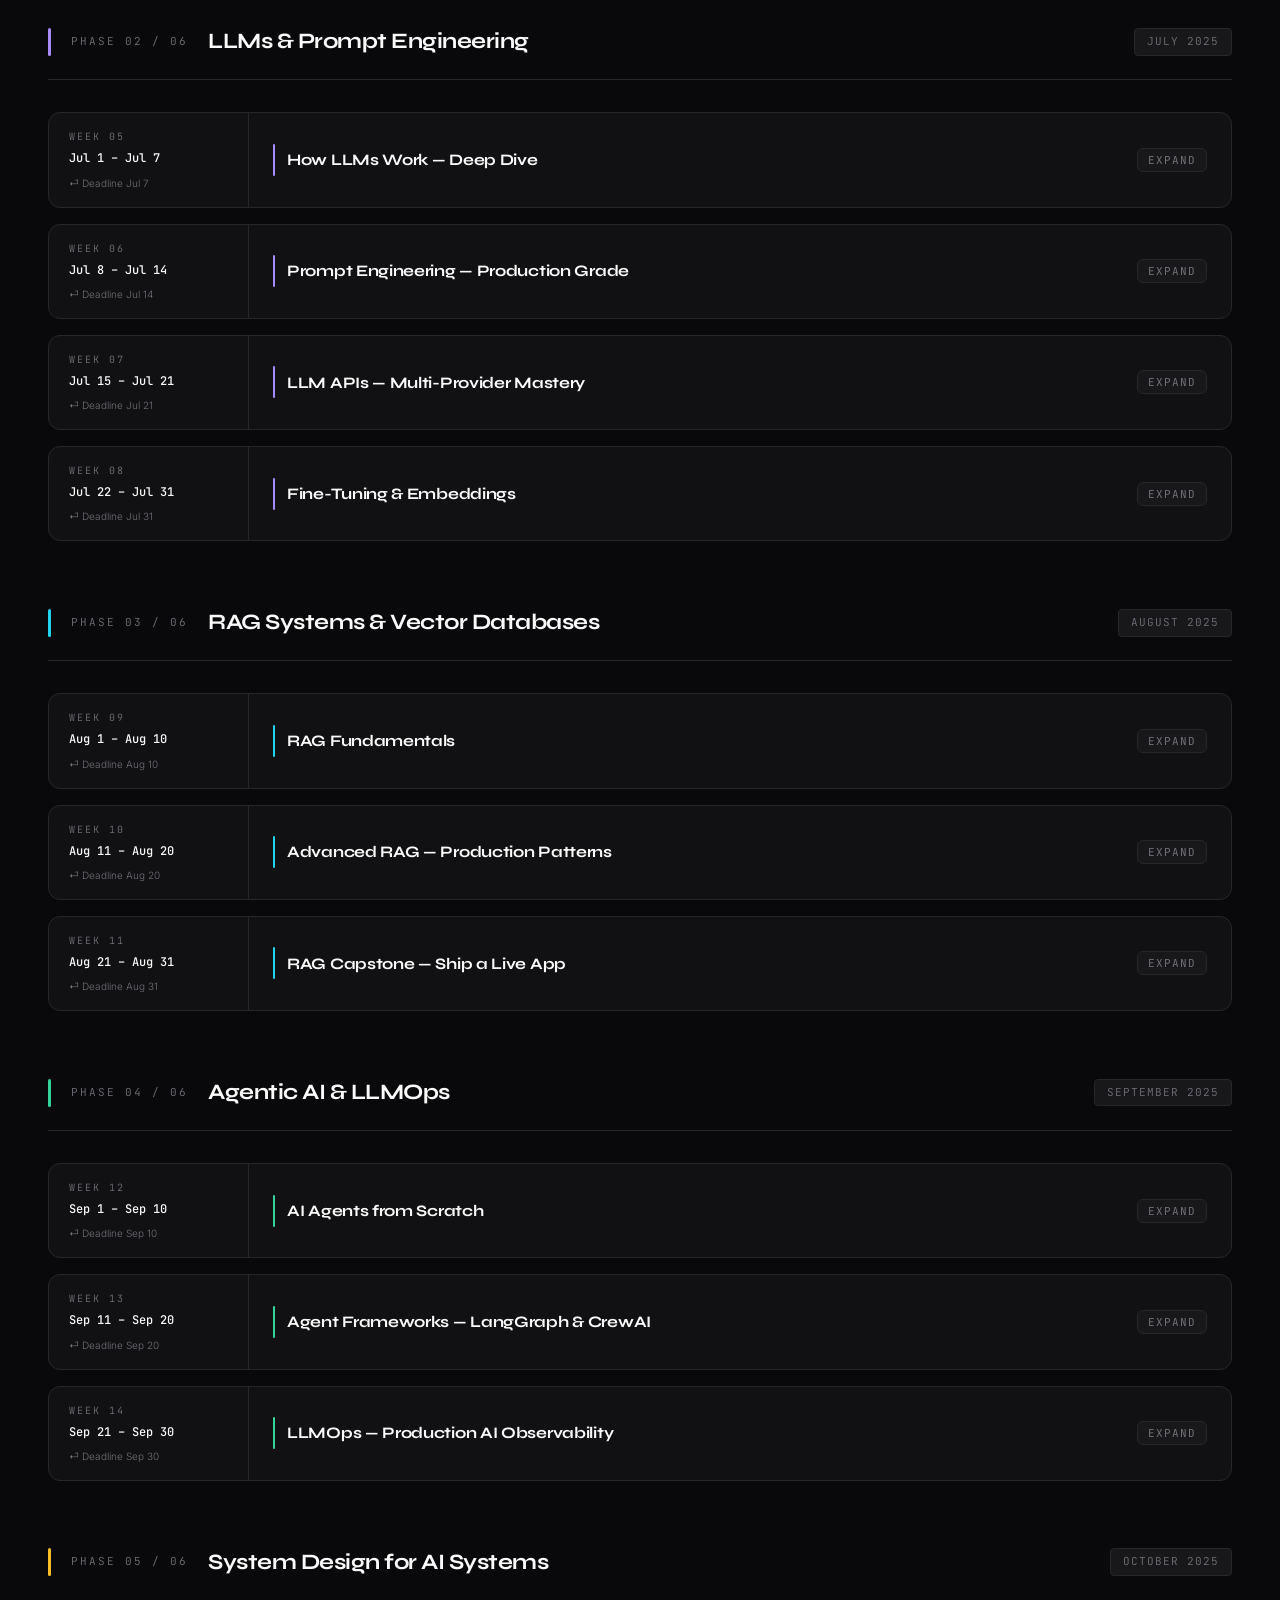
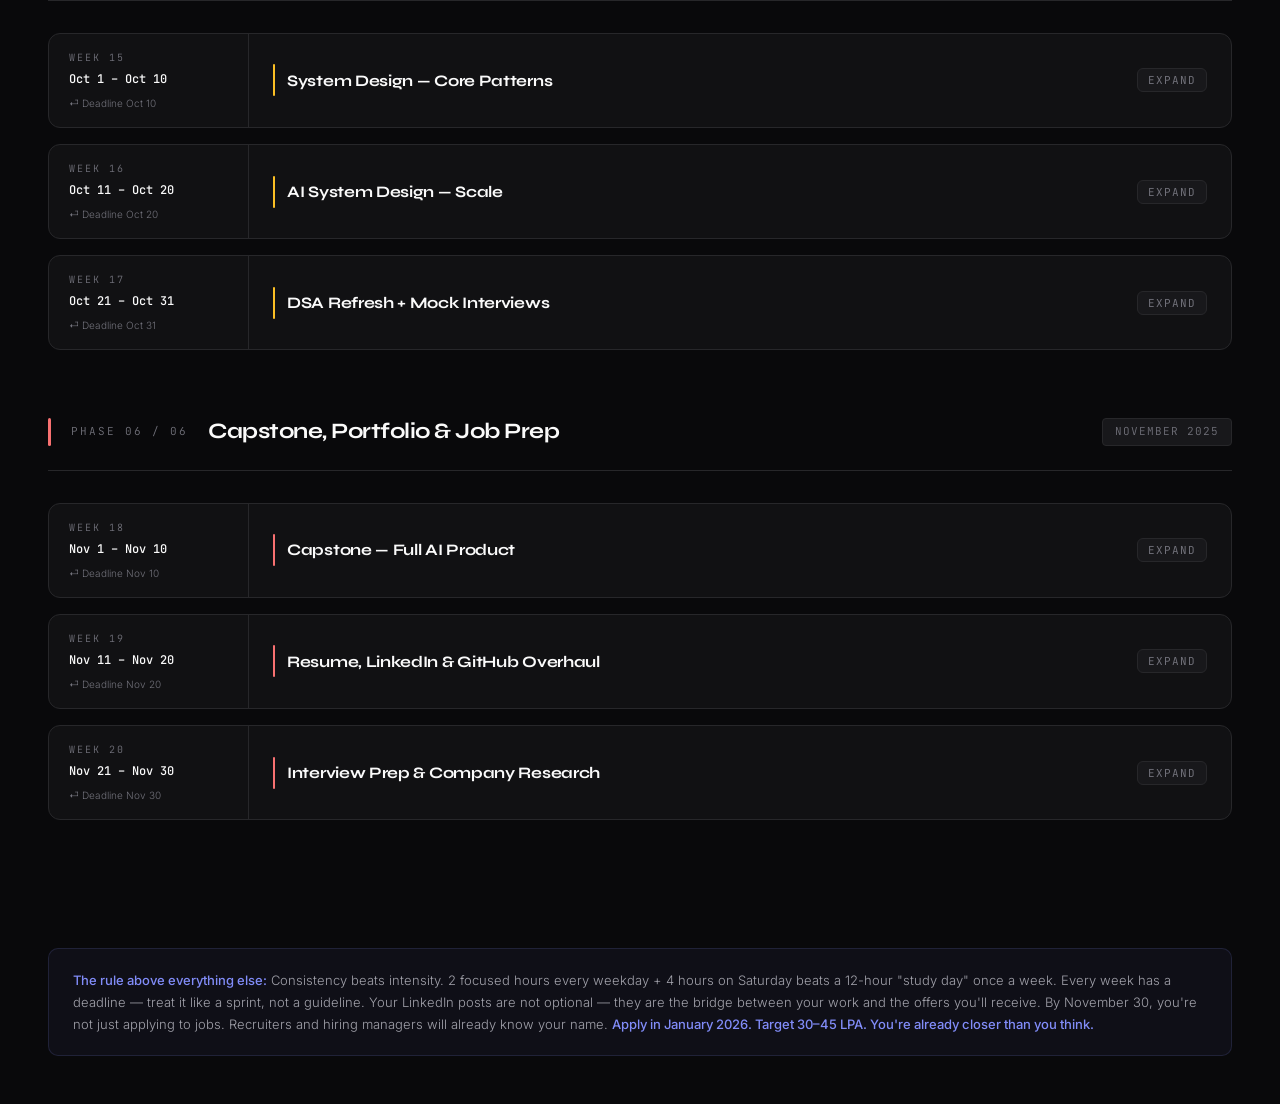
<file: index.html.html>
﻿<!DOCTYPE html>
<html lang="en">
<head>
<meta charset="UTF-8">
<meta name="viewport" content="width=device-width, initial-scale=1.0">
<title>AI Learning Roadmap — 2026</title>
<link rel="preconnect" href="https://fonts.googleapis.com">
<link href="https://fonts.googleapis.com/css2?family=Syne:wght@400;600;700;800&family=JetBrains+Mono:wght@400;500&family=Inter:wght@300;400;500&display=swap" rel="stylesheet">
<link rel="stylesheet" href="styles.css">
</head>
<body>

<header>
  <div class="header-tag">Personal Roadmap · 2026</div>
  <h1>6-Month Plan to<br><span>AI Engineer</span> at 30+ LPA</h1>
  <div class="header-meta">
    <div class="meta-chip"><span class="dot" style="background:#818cf8"></span> <strong>Jun – Nov 2026</strong> · 26 weeks</div>
    <div class="meta-chip"><span class="dot" style="background:#34d399"></span> Target: <strong>Product Company · SDE-2 AI</strong></div>
    <div class="meta-chip"><span class="dot" style="background:#fbbf24"></span> Current: <strong>X LPA → Goal: 30+ LPA</strong></div>
    <div class="meta-chip"><span class="dot" style="background:#f87171"></span> Apply: <strong>Jan 2027</strong></div>
  </div>
</header>

<!-- Timeline -->
<div class="timeline-strip">
  <div class="timeline-title">// 6-month arc</div>
  <div class="timeline-bar">
    <div class="tl-segment" style="background:#818cf8">JUNE</div>
    <div class="tl-segment" style="background:#a78bfa">JULY</div>
    <div class="tl-segment" style="background:#22d3ee">AUGUST</div>
    <div class="tl-segment" style="background:#34d399">SEPTEMBER</div>
    <div class="tl-segment" style="background:#fbbf24">OCTOBER</div>
    <div class="tl-segment" style="background:#f87171">NOVEMBER</div>
  </div>
  <div class="milestones">
    <div class="ms">Python + DSA<br>Foundation</div>
    <div class="ms">LLMs + Prompt<br>Engineering</div>
    <div class="ms">RAG Systems<br>+ Ship App</div>
    <div class="ms">Agents +<br>LLMOps</div>
    <div class="ms">System Design<br>+ Mock Interviews</div>
    <div class="ms">Capstone +<br>Job Prep</div>
  </div>
</div>

<!-- Stats -->
<div class="stats-row">
  <div class="stat-card">
    <div class="stat-num" style="color:#818cf8">20</div>
    <div class="stat-label">Weeks of structured learning</div>
  </div>
  <div class="stat-card">
    <div class="stat-num" style="color:#22d3ee">150+</div>
    <div class="stat-label">LeetCode problems</div>
  </div>
  <div class="stat-card">
    <div class="stat-num" style="color:#34d399">5+</div>
    <div class="stat-label">Shipped projects on GitHub</div>
  </div>
  <div class="stat-card">
    <div class="stat-num" style="color:#fbbf24">20</div>
    <div class="stat-label">LinkedIn posts published</div>
  </div>
</div>

<!-- Progress Tracker -->
<div class="progress-tracker" id="progress-tracker">
  <div class="progress-header">
    <span class="progress-title">// progress tracker</span>
    <div class="progress-actions">
      <span class="sync-status" id="sync-status"></span>
      <button class="action-btn primary" id="btn-save" onclick="saveToGitHub()">↑ Save</button>
      <button class="action-btn" id="btn-refresh" onclick="loadFromGitHub()">↓ Refresh</button>
      <button class="action-btn" onclick="openSettings()">⚙ Config</button>
      <button class="action-btn danger" onclick="resetProgress()">Reset</button>
    </div>
  </div>
  <div class="progress-bar-wrap">
    <div class="progress-bar-fill" id="progress-bar-fill"></div>
  </div>
  <div class="progress-stats">
    <span id="progress-text">0 / 20 weeks complete</span>
    <span id="progress-pct">0%</span>
  </div>
  <div class="phase-progress-row" id="phase-progress-row"></div>
</div>

<!-- Legend -->
<div class="legend">
  <a href="#phase-1" class="legend-item"><span class="legend-dot" style="background:#818cf8"></span>June · Python + DSA</a>
  <a href="#phase-2" class="legend-item"><span class="legend-dot" style="background:#a78bfa"></span>July · LLMs</a>
  <a href="#phase-3" class="legend-item"><span class="legend-dot" style="background:#22d3ee"></span>August · RAG</a>
  <a href="#phase-4" class="legend-item"><span class="legend-dot" style="background:#34d399"></span>September · Agents</a>
  <a href="#phase-5" class="legend-item"><span class="legend-dot" style="background:#fbbf24"></span>October · System Design</a>
  <a href="#phase-6" class="legend-item"><span class="legend-dot" style="background:#f87171"></span>November · Capstone</a>
</div>

<div class="phases">

<!-- ── PHASE 1 ── -->
<div class="phase-block" id="phase-1">
  <div class="phase-header">
    <span class="phase-accent" style="background:#818cf8"></span>
    <span class="phase-num">PHASE 01 / 06</span>
    <span class="phase-title">Python & DSA Foundations</span>
    <span class="phase-month">June 2025</span>
  </div>
  <div class="weeks-grid">

    <!-- Week 1 -->
    <div class="week-card">
      <div class="week-top">
        <div class="week-label">
          <span class="week-num">Week 01</span>
          <span class="week-dates">Jun 2 – Jun 8</span>
          <span class="week-deadline">⏎ Deadline Jun 8</span>
        </div>
        <div class="week-theme-bar">
          <div class="theme-accent" style="background:#818cf8"></div>
          <span class="week-theme">Python for AI Engineers</span>
          <button class="expand-btn" onclick="toggle(this)">EXPAND</button>
        </div>
      </div>
      <div class="week-body">
        <div class="detail-block">
          <div class="detail-label">Topics</div>
          <ul class="topic-list">
            <li>Python internals — decorators, generators, context managers</li>
            <li>Async/await & concurrency (asyncio, httpx)</li>
            <li>Type hints, Pydantic v2 — data validation</li>
            <li>FastAPI — routing, middleware, dependency injection</li>
            <li>Python packaging — pyproject.toml, uv</li>
          </ul>
        </div>
        <div class="detail-block">
          <div class="detail-label">Build This</div>
          <div class="impl-box">Typed async FastAPI service with Pydantic models, JWT auth middleware, and a /health + /chat endpoint. Deploy locally with Docker Compose.</div>
          <div class="detail-label" style="margin-top:16px">Resources</div>
          <div class="resource-link"><span class="resource-icon">▶</span><span><strong>YouTube:</strong> Tech With Tim — FastAPI Full Course (4hr)</span></div>
          <div class="resource-link" style="margin-top:8px"><span class="resource-icon">📖</span><span><strong>Read:</strong> docs.pydantic.dev + FastAPI official docs (fastapi.tiangolo.com)</span></div>
        </div>
        <div class="detail-block" style="grid-column: 1 / -1;">
          <div class="detail-label">LinkedIn + GitHub Actions</div>
          <div class="social-row">
            <div class="social-item li"><span class="social-tag li">LI</span><span>Post 1: "Why I'm relearning Python after 4 years as a software engineer" — personal hook story. Aim for 300+ words, no bullet lists.</span></div>
            <div class="social-item gh"><span class="social-tag gh">GH</span><span>Create public repo: <code>ai-learning-journey</code> — add a pinned README with your 6-month roadmap. This is your anchor repo.</span></div>
          </div>
        </div>
      </div>
    </div>

    <!-- Week 2 -->
    <div class="week-card">
      <div class="week-top">
        <div class="week-label">
          <span class="week-num">Week 02</span>
          <span class="week-dates">Jun 9 – Jun 15</span>
          <span class="week-deadline">⏎ Deadline Jun 15</span>
        </div>
        <div class="week-theme-bar">
          <div class="theme-accent" style="background:#818cf8"></div>
          <span class="week-theme">DSA — Arrays, Strings & Hash Maps</span>
          <button class="expand-btn" onclick="toggle(this)">EXPAND</button>
        </div>
      </div>
      <div class="week-body">
        <div class="detail-block">
          <div class="detail-label">Topics</div>
          <ul class="topic-list">
            <li>Two pointer technique — sorted arrays, in-place problems</li>
            <li>Sliding window — fixed & variable size</li>
            <li>Hash maps / sets — frequency counting, anagrams</li>
            <li>String manipulation — reversal, palindromes</li>
            <li>Prefix sums — subarray problems</li>
          </ul>
        </div>
        <div class="detail-block">
          <div class="detail-label">Build This</div>
          <div class="impl-box">Solve 15 LeetCode Mediums from Arrays & Hashing category on NeetCode roadmap. Write clean Python solutions with time/space complexity comments.</div>
          <div class="detail-label" style="margin-top:16px">Resources</div>
          <div class="resource-link"><span class="resource-icon">▶</span><span><strong>YouTube:</strong> NeetCode — Arrays & Hashing full playlist</span></div>
          <div class="resource-link" style="margin-top:8px"><span class="resource-icon">📖</span><span><strong>Read:</strong> neetcode.io/roadmap — follow the roadmap order, not random</span></div>
        </div>
        <div class="detail-block" style="grid-column: 1 / -1;">
          <div class="detail-label">LinkedIn + GitHub Actions</div>
          <div class="social-row">
            <div class="social-item li"><span class="social-tag li">LI</span><span>Post 2: Carousel — "The AI engineer interview nobody tells you about: DSA is still there". 6-slide carousel with one pattern per slide.</span></div>
            <div class="social-item gh"><span class="social-tag gh">GH</span><span>Add <code>/dsa/arrays/</code> folder. Each file = one problem. Filename format: <code>001_two_sum.py</code>. Push daily.</span></div>
          </div>
        </div>
      </div>
    </div>

    <!-- Week 3 -->
    <div class="week-card">
      <div class="week-top">
        <div class="week-label">
          <span class="week-num">Week 03</span>
          <span class="week-dates">Jun 16 – Jun 22</span>
          <span class="week-deadline">⏎ Deadline Jun 22</span>
        </div>
        <div class="week-theme-bar">
          <div class="theme-accent" style="background:#818cf8"></div>
          <span class="week-theme">DSA — Trees, Graphs & Recursion</span>
          <button class="expand-btn" onclick="toggle(this)">EXPAND</button>
        </div>
      </div>
      <div class="week-body">
        <div class="detail-block">
          <div class="detail-label">Topics</div>
          <ul class="topic-list">
            <li>Binary trees — inorder/preorder/postorder, LCA</li>
            <li>BFS — level order traversal, shortest path</li>
            <li>DFS — path sum, island problems</li>
            <li>Graph representations — adjacency list, matrix</li>
            <li>Recursion patterns — memoization intro</li>
          </ul>
        </div>
        <div class="detail-block">
          <div class="detail-label">Build This</div>
          <div class="impl-box">Solve 15 LeetCode Mediums (Trees + Graphs). Visualize 3 problems with ASCII diagrams in your solutions — this habit helps in interviews.</div>
          <div class="detail-label" style="margin-top:16px">Resources</div>
          <div class="resource-link"><span class="resource-icon">▶</span><span><strong>YouTube:</strong> NeetCode — Trees + Graphs playlists (separate)</span></div>
          <div class="resource-link" style="margin-top:8px"><span class="resource-icon">📖</span><span><strong>Read:</strong> Cracking the Coding Interview — Chapter 4 (Trees & Graphs)</span></div>
        </div>
        <div class="detail-block" style="grid-column: 1 / -1;">
          <div class="detail-label">LinkedIn + GitHub Actions</div>
          <div class="social-row">
            <div class="social-item li"><span class="social-tag li">LI</span><span>Post 3: "I solved 30 LeetCode problems in 2 weeks. Here's what actually changed in how I think as an engineer." — reflection post.</span></div>
            <div class="social-item gh"><span class="social-tag gh">GH</span><span>Add <code>/dsa/trees/</code> and <code>/dsa/graphs/</code>. Add a PROGRESS.md tracking your solve count per category.</span></div>
          </div>
        </div>
      </div>
    </div>

    <!-- Week 4 -->
    <div class="week-card">
      <div class="week-top">
        <div class="week-label">
          <span class="week-num">Week 04</span>
          <span class="week-dates">Jun 23 – Jun 30</span>
          <span class="week-deadline">⏎ Deadline Jun 30</span>
        </div>
        <div class="week-theme-bar">
          <div class="theme-accent" style="background:#818cf8"></div>
          <span class="week-theme">DSA — DP, Heaps & Binary Search</span>
          <button class="expand-btn" onclick="toggle(this)">EXPAND</button>
        </div>
      </div>
      <div class="week-body">
        <div class="detail-block">
          <div class="detail-label">Topics</div>
          <ul class="topic-list">
            <li>Dynamic programming — 1D DP, Fibonacci patterns, coin change</li>
            <li>2D DP — grid problems, LCS, knapsack</li>
            <li>Heap / Priority Queue — top-K problems, merge K lists</li>
            <li>Binary search — search in rotated array, find boundary</li>
            <li>Backtracking — subsets, permutations</li>
          </ul>
        </div>
        <div class="detail-block">
          <div class="detail-label">Build This</div>
          <div class="impl-box">Solve 15 LeetCode Mediums (DP + Heap + Binary Search). End of month: timed drill — 3 random mediums in 90 minutes. Simulate real interview pressure.</div>
          <div class="detail-label" style="margin-top:16px">Resources</div>
          <div class="resource-link"><span class="resource-icon">▶</span><span><strong>YouTube:</strong> NeetCode — 1-D DP + 2-D DP playlists</span></div>
          <div class="resource-link" style="margin-top:8px"><span class="resource-icon">📖</span><span><strong>Read:</strong> leetcode.com/explore/learn (DP card + Heap card)</span></div>
        </div>
        <div class="detail-block" style="grid-column: 1 / -1;">
          <div class="detail-label">LinkedIn + GitHub Actions</div>
          <div class="social-row">
            <div class="social-item li"><span class="social-tag li">LI</span><span>Post 4: Thread — "Month 1 complete. 45 DSA problems. Here's what changed, what didn't, and what's next." End with your month 2 plan teaser.</span></div>
            <div class="social-item gh"><span class="social-tag gh">GH</span><span>Month-end cleanup: update PROGRESS.md, add README badges (problems solved count). Pin <code>ai-learning-journey</code> repo on your GitHub profile.</span></div>
          </div>
        </div>
      </div>
    </div>

  </div>
</div>

<!-- ── PHASE 2 ── -->
<div class="phase-block" id="phase-2">
  <div class="phase-header">
    <span class="phase-accent" style="background:#a78bfa"></span>
    <span class="phase-num">PHASE 02 / 06</span>
    <span class="phase-title">LLMs & Prompt Engineering</span>
    <span class="phase-month">July 2025</span>
  </div>
  <div class="weeks-grid">

    <!-- Week 5 -->
    <div class="week-card">
      <div class="week-top">
        <div class="week-label">
          <span class="week-num">Week 05</span>
          <span class="week-dates">Jul 1 – Jul 7</span>
          <span class="week-deadline">⏎ Deadline Jul 7</span>
        </div>
        <div class="week-theme-bar">
          <div class="theme-accent" style="background:#a78bfa"></div>
          <span class="week-theme">How LLMs Work — Deep Dive</span>
          <button class="expand-btn" onclick="toggle(this)">EXPAND</button>
        </div>
      </div>
      <div class="week-body">
        <div class="detail-block">
          <div class="detail-label">Topics</div>
          <ul class="topic-list">
            <li>Transformer architecture — encoder, decoder, self-attention</li>
            <li>Attention mechanism — Q, K, V matrices, multi-head attention</li>
            <li>Tokenization — BPE, SentencePiece, tiktoken</li>
            <li>Context windows, KV cache, positional encoding</li>
            <li>Embeddings — semantic meaning in vector space</li>
          </ul>
        </div>
        <div class="detail-block">
          <div class="detail-label">Build This</div>
          <div class="impl-box">Run GPT-2 locally with HuggingFace Transformers. Build a tokenizer visualizer (CLI tool showing tokens + token IDs for any input). Write a blog-quality README explaining what you learned.</div>
          <div class="detail-label" style="margin-top:16px">Resources</div>
          <div class="resource-link"><span class="resource-icon">▶</span><span><strong>YouTube:</strong> Andrej Karpathy — "Let's build GPT from scratch" (2hr, essential)</span></div>
          <div class="resource-link" style="margin-top:8px"><span class="resource-icon">📖</span><span><strong>Read:</strong> Jay Alammar's blog — "The Illustrated Transformer" (jalammar.github.io)</span></div>
        </div>
        <div class="detail-block" style="grid-column: 1 / -1;">
          <div class="detail-label">LinkedIn + GitHub Actions</div>
          <div class="social-row">
            <div class="social-item li"><span class="social-tag li">LI</span><span>Post 5: "I finally understand how LLMs work. Here's the simplest explanation I could write." — first principles post. This type performs very well on LinkedIn for technical audiences.</span></div>
            <div class="social-item gh"><span class="social-tag gh">GH</span><span>New repo: <code>llm-internals</code>. Push tokenizer visualizer + GPT-2 experiment notebook. Add architecture diagram in README.</span></div>
          </div>
        </div>
      </div>
    </div>

    <!-- Week 6 -->
    <div class="week-card">
      <div class="week-top">
        <div class="week-label">
          <span class="week-num">Week 06</span>
          <span class="week-dates">Jul 8 – Jul 14</span>
          <span class="week-deadline">⏎ Deadline Jul 14</span>
        </div>
        <div class="week-theme-bar">
          <div class="theme-accent" style="background:#a78bfa"></div>
          <span class="week-theme">Prompt Engineering — Production Grade</span>
          <button class="expand-btn" onclick="toggle(this)">EXPAND</button>
        </div>
      </div>
      <div class="week-body">
        <div class="detail-block">
          <div class="detail-label">Topics</div>
          <ul class="topic-list">
            <li>Chain of Thought (CoT) — zero-shot and few-shot variants</li>
            <li>ReAct prompting — reasoning + acting pattern</li>
            <li>Constitutional AI — self-critique loops</li>
            <li>Prompt injection & defense strategies</li>
            <li>System prompt design — persona, constraints, output format</li>
          </ul>
        </div>
        <div class="detail-block">
          <div class="detail-label">Build This</div>
          <div class="impl-box">Build a structured prompt library: 20+ production-grade templates for real use cases — code review, PR description generator, bug diagnosis, SQL generator. Each template with system prompt + few-shot examples + expected output format.</div>
          <div class="detail-label" style="margin-top:16px">Resources</div>
          <div class="resource-link"><span class="resource-icon">▶</span><span><strong>YouTube:</strong> DeepLearning.AI — "ChatGPT Prompt Engineering for Developers" (free course)</span></div>
          <div class="resource-link" style="margin-top:8px"><span class="resource-icon">📖</span><span><strong>Read:</strong> docs.anthropic.com/en/docs/build-with-claude/prompt-engineering/overview</span></div>
        </div>
        <div class="detail-block" style="grid-column: 1 / -1;">
          <div class="detail-label">LinkedIn + GitHub Actions</div>
          <div class="social-row">
            <div class="social-item li"><span class="social-tag li">LI</span><span>Post 6: "Prompt engineering is not just writing better sentences. Here's what production prompts for engineering tools actually look like." — share 3 real templates from your library.</span></div>
            <div class="social-item gh"><span class="social-tag gh">GH</span><span>New public repo: <code>prompt-library</code>. Organized by use case. Add a README with rationale for each pattern. This repo gets GitHub stars — make it clean.</span></div>
          </div>
        </div>
      </div>
    </div>

    <!-- Week 7 -->
    <div class="week-card">
      <div class="week-top">
        <div class="week-label">
          <span class="week-num">Week 07</span>
          <span class="week-dates">Jul 15 – Jul 21</span>
          <span class="week-deadline">⏎ Deadline Jul 21</span>
        </div>
        <div class="week-theme-bar">
          <div class="theme-accent" style="background:#a78bfa"></div>
          <span class="week-theme">LLM APIs — Multi-Provider Mastery</span>
          <button class="expand-btn" onclick="toggle(this)">EXPAND</button>
        </div>
      </div>
      <div class="week-body">
        <div class="detail-block">
          <div class="detail-label">Topics</div>
          <ul class="topic-list">
            <li>Anthropic, OpenAI, Gemini API patterns — auth, rate limits</li>
            <li>Streaming responses — SSE, token-by-token rendering</li>
            <li>Token cost calculation — pricing per 1M tokens</li>
            <li>Error handling, retries, exponential backoff</li>
            <li>Model routing logic — task type → model selection</li>
          </ul>
        </div>
        <div class="detail-block">
          <div class="detail-label">Build This</div>
          <div class="impl-box">Build an LLM router: takes a task description → classifies it (coding/creative/analysis/summarization) → routes to the best model (Haiku for simple, Sonnet for complex, GPT-4o for code) → logs cost per call. FastAPI backend, streamed responses.</div>
          <div class="detail-label" style="margin-top:16px">Resources</div>
          <div class="resource-link"><span class="resource-icon">▶</span><span><strong>YouTube:</strong> AI Jason — "Building production apps with LLM APIs"</span></div>
          <div class="resource-link" style="margin-top:8px"><span class="resource-icon">📖</span><span><strong>Read:</strong> docs.anthropic.com/api-reference + openai.com/docs</span></div>
        </div>
        <div class="detail-block" style="grid-column: 1 / -1;">
          <div class="detail-label">LinkedIn + GitHub Actions</div>
          <div class="social-row">
            <div class="social-item li"><span class="social-tag li">LI</span><span>Post 7: "I built an LLM router that picks the right AI model for each task. Here's the architecture and what I learned about model selection." — include your cost comparison table.</span></div>
            <div class="social-item gh"><span class="social-tag gh">GH</span><span>Push LLM router to <code>llm-internals</code> or separate repo. Add cost logging dashboard as a simple CLI output. Clean README with architecture diagram.</span></div>
          </div>
        </div>
      </div>
    </div>

    <!-- Week 8 -->
    <div class="week-card">
      <div class="week-top">
        <div class="week-label">
          <span class="week-num">Week 08</span>
          <span class="week-dates">Jul 22 – Jul 31</span>
          <span class="week-deadline">⏎ Deadline Jul 31</span>
        </div>
        <div class="week-theme-bar">
          <div class="theme-accent" style="background:#a78bfa"></div>
          <span class="week-theme">Fine-Tuning & Embeddings</span>
          <button class="expand-btn" onclick="toggle(this)">EXPAND</button>
        </div>
      </div>
      <div class="week-body">
        <div class="detail-block">
          <div class="detail-label">Topics</div>
          <ul class="topic-list">
            <li>LoRA / QLoRA — low-rank adaptation, rank & alpha params</li>
            <li>HuggingFace PEFT library — training loop</li>
            <li>Dataset preparation for fine-tuning (instruction format)</li>
            <li>Embedding models — sentence-transformers, OpenAI embeddings</li>
            <li>Cosine similarity, dot product — semantic search intuition</li>
          </ul>
        </div>
        <div class="detail-block">
          <div class="detail-label">Build This</div>
          <div class="impl-box">Fine-tune Llama 3.2 3B on a small domain dataset (e.g., Indian legal Q&A or coding instructions) using LoRA on Google Colab (free GPU). Evaluate before/after with a benchmark. Publish the notebook.</div>
          <div class="detail-label" style="margin-top:16px">Resources</div>
          <div class="resource-link"><span class="resource-icon">▶</span><span><strong>YouTube:</strong> Maxime Labonne — "Fine-tuning LLMs" full playlist</span></div>
          <div class="resource-link" style="margin-top:8px"><span class="resource-icon">📖</span><span><strong>Read:</strong> Sebastian Raschka's newsletter "Ahead of AI" (substack) + HuggingFace PEFT docs</span></div>
        </div>
        <div class="detail-block" style="grid-column: 1 / -1;">
          <div class="detail-label">LinkedIn + GitHub Actions</div>
          <div class="social-row">
            <div class="social-item li"><span class="social-tag li">LI</span><span>Post 8: Month 2 recap carousel — "From calling an API to understanding the model. What I built in July." 8-slide carousel with one concept per slide.</span></div>
            <div class="social-item gh"><span class="social-tag gh">GH</span><span>Push fine-tuning notebook to <code>llm-internals</code>. Include before/after output comparison in README. Add "Open in Colab" badge.</span></div>
          </div>
        </div>
      </div>
    </div>

  </div>
</div>

<!-- ── PHASE 3 ── -->
<div class="phase-block" id="phase-3">
  <div class="phase-header">
    <span class="phase-accent" style="background:#22d3ee"></span>
    <span class="phase-num">PHASE 03 / 06</span>
    <span class="phase-title">RAG Systems & Vector Databases</span>
    <span class="phase-month">August 2025</span>
  </div>
  <div class="weeks-grid">

    <!-- Week 9 -->
    <div class="week-card">
      <div class="week-top">
        <div class="week-label">
          <span class="week-num">Week 09</span>
          <span class="week-dates">Aug 1 – Aug 10</span>
          <span class="week-deadline">⏎ Deadline Aug 10</span>
        </div>
        <div class="week-theme-bar">
          <div class="theme-accent" style="background:#22d3ee"></div>
          <span class="week-theme">RAG Fundamentals</span>
          <button class="expand-btn" onclick="toggle(this)">EXPAND</button>
        </div>
      </div>
      <div class="week-body">
        <div class="detail-block">
          <div class="detail-label">Topics</div>
          <ul class="topic-list">
            <li>Chunking strategies — fixed size, recursive, semantic</li>
            <li>Embedding pipelines — document → chunks → vectors</li>
            <li>Vector databases — pgvector (Postgres), Pinecone, Qdrant</li>
            <li>Retrieval patterns — dense (semantic), sparse (BM25), hybrid</li>
            <li>LangChain RAG chain — LCEL syntax</li>
          </ul>
        </div>
        <div class="detail-block">
          <div class="detail-label">Build This</div>
          <div class="impl-box">Basic RAG pipeline: ingest a PDF corpus (e.g., 50 Indian court judgements) → chunk → embed with sentence-transformers → store in pgvector → query with LangChain. CLI interface.</div>
          <div class="detail-label" style="margin-top:16px">Resources</div>
          <div class="resource-link"><span class="resource-icon">▶</span><span><strong>YouTube:</strong> Greg Kamradt — "RAG From Scratch" full series (essential)</span></div>
          <div class="resource-link" style="margin-top:8px"><span class="resource-icon">📖</span><span><strong>Read:</strong> LangChain RAG docs + pgvector GitHub README</span></div>
        </div>
        <div class="detail-block" style="grid-column: 1 / -1;">
          <div class="detail-label">LinkedIn + GitHub Actions</div>
          <div class="social-row">
            <div class="social-item li"><span class="social-tag li">LI</span><span>Post 9: "Nobody talks about chunking in RAG. It's the most important decision you'll make. Here's what I learned." — very specific, technical, performs well.</span></div>
            <div class="social-item gh"><span class="social-tag gh">GH</span><span>New repo: <code>rag-from-scratch</code>. Phase 1 folder: basic RAG. Add architecture diagram. README explains every design decision.</span></div>
          </div>
        </div>
      </div>
    </div>

    <!-- Week 10 -->
    <div class="week-card">
      <div class="week-top">
        <div class="week-label">
          <span class="week-num">Week 10</span>
          <span class="week-dates">Aug 11 – Aug 20</span>
          <span class="week-deadline">⏎ Deadline Aug 20</span>
        </div>
        <div class="week-theme-bar">
          <div class="theme-accent" style="background:#22d3ee"></div>
          <span class="week-theme">Advanced RAG — Production Patterns</span>
          <button class="expand-btn" onclick="toggle(this)">EXPAND</button>
        </div>
      </div>
      <div class="week-body">
        <div class="detail-block">
          <div class="detail-label">Topics</div>
          <ul class="topic-list">
            <li>Query rewriting — HyDE, multi-query generation</li>
            <li>Re-ranking — Cohere rerank, cross-encoders</li>
            <li>Multi-vector retrieval — parent-child chunking</li>
            <li>RAGAS evaluation framework — faithfulness, relevance, recall</li>
            <li>Hallucination detection & grounding</li>
          </ul>
        </div>
        <div class="detail-block">
          <div class="detail-label">Build This</div>
          <div class="impl-box">Upgrade your Week 9 RAG: add HyDE query rewriting + Cohere re-ranking + RAGAS evaluation. Run eval on 20 test questions. Show metrics improvement over baseline. This becomes a portfolio highlight.</div>
          <div class="detail-label" style="margin-top:16px">Resources</div>
          <div class="resource-link"><span class="resource-icon">▶</span><span><strong>YouTube:</strong> LlamaIndex — "Advanced RAG techniques" (YouTube channel)</span></div>
          <div class="resource-link" style="margin-top:8px"><span class="resource-icon">📖</span><span><strong>Read:</strong> RAGAS paper (arxiv) + LlamaIndex advanced RAG guide</span></div>
        </div>
        <div class="detail-block" style="grid-column: 1 / -1;">
          <div class="detail-label">LinkedIn + GitHub Actions</div>
          <div class="social-row">
            <div class="social-item li"><span class="social-tag li">LI</span><span>Post 10: "Basic RAG hallucinates 40% of the time in my tests. Here's how advanced RAG brings it down." — share your RAGAS metrics. Numbers = credibility.</span></div>
            <div class="social-item gh"><span class="social-tag gh">GH</span><span>Update <code>rag-from-scratch</code>: add /advanced folder. Include evaluation results as a markdown table in README. Add benchmark comparison chart.</span></div>
          </div>
        </div>
      </div>
    </div>

    <!-- Week 11 -->
    <div class="week-card">
      <div class="week-top">
        <div class="week-label">
          <span class="week-num">Week 11</span>
          <span class="week-dates">Aug 21 – Aug 31</span>
          <span class="week-deadline">⏎ Deadline Aug 31</span>
        </div>
        <div class="week-theme-bar">
          <div class="theme-accent" style="background:#22d3ee"></div>
          <span class="week-theme">RAG Capstone — Ship a Live App</span>
          <button class="expand-btn" onclick="toggle(this)">EXPAND</button>
        </div>
      </div>
      <div class="week-body">
        <div class="detail-block">
          <div class="detail-label">Topics</div>
          <ul class="topic-list">
            <li>FastAPI backend with streaming SSE responses</li>
            <li>Simple frontend — chat UI (Next.js or plain HTML)</li>
            <li>Deployment — Railway / Render / Fly.io</li>
            <li>Environment config — secrets, .env, Docker</li>
            <li>Basic auth — API key or simple JWT</li>
          </ul>
        </div>
        <div class="detail-block">
          <div class="detail-label">Build This</div>
          <div class="impl-box">Ship a live RAG app with a public URL. Suggested: "J&K Government Policy AI" — upload govt documents, users can ask questions. Or "Tech Docs AI" for a popular open-source lib. Must be deployed and accessible.</div>
          <div class="detail-label" style="margin-top:16px">Resources</div>
          <div class="resource-link"><span class="resource-icon">▶</span><span><strong>YouTube:</strong> Coding Crash Courses — "Deploy FastAPI app on Railway in 10 mins"</span></div>
          <div class="resource-link" style="margin-top:8px"><span class="resource-icon">📖</span><span><strong>Read:</strong> railway.app docs + Fly.io deployment guide</span></div>
        </div>
        <div class="detail-block" style="grid-column: 1 / -1;">
          <div class="detail-label">LinkedIn + GitHub Actions</div>
          <div class="social-row">
            <div class="social-item li"><span class="social-tag li">LI</span><span>Post 11: "I shipped a production RAG app in 10 days. Here's the full architecture, what broke, and how I fixed it." Include live link. This is your first major signal post.</span></div>
            <div class="social-item gh"><span class="social-tag gh">GH</span><span>Polish <code>rag-from-scratch</code>: full README with architecture diagram (Excalidraw export), live demo link, tech stack badges, and a 2-min Loom walkthrough video.</span></div>
          </div>
        </div>
      </div>
    </div>

  </div>
</div>

<!-- ── PHASE 4 ── -->
<div class="phase-block" id="phase-4">
  <div class="phase-header">
    <span class="phase-accent" style="background:#34d399"></span>
    <span class="phase-num">PHASE 04 / 06</span>
    <span class="phase-title">Agentic AI & LLMOps</span>
    <span class="phase-month">September 2025</span>
  </div>
  <div class="weeks-grid">

    <!-- Week 12 -->
    <div class="week-card">
      <div class="week-top">
        <div class="week-label">
          <span class="week-num">Week 12</span>
          <span class="week-dates">Sep 1 – Sep 10</span>
          <span class="week-deadline">⏎ Deadline Sep 10</span>
        </div>
        <div class="week-theme-bar">
          <div class="theme-accent" style="background:#34d399"></div>
          <span class="week-theme">AI Agents from Scratch</span>
          <button class="expand-btn" onclick="toggle(this)">EXPAND</button>
        </div>
      </div>
      <div class="week-body">
        <div class="detail-block">
          <div class="detail-label">Topics</div>
          <ul class="topic-list">
            <li>ReAct agent loop — reason → act → observe cycle</li>
            <li>Tool calling / function calling — Anthropic tool_use API</li>
            <li>Memory types — in-context (short), external (long-term with Redis)</li>
            <li>Agent state management — AgentState pattern</li>
            <li>Agent failure modes — infinite loops, hallucinated tool calls</li>
          </ul>
        </div>
        <div class="detail-block">
          <div class="detail-label">Build This</div>
          <div class="impl-box">Build a research agent from scratch — no LangChain, just Anthropic's tool_use API. Tools: web_search, read_url, write_file, summarize. Given a topic, it researches and writes a structured report. No frameworks — you understand every line.</div>
          <div class="detail-label" style="margin-top:16px">Resources</div>
          <div class="resource-link"><span class="resource-icon">▶</span><span><strong>YouTube:</strong> Anthropic — "Building Effective Agents" (YouTube, official talk)</span></div>
          <div class="resource-link" style="margin-top:8px"><span class="resource-icon">📖</span><span><strong>Read:</strong> anthropic.com/research/building-effective-agents (essential read)</span></div>
        </div>
        <div class="detail-block" style="grid-column: 1 / -1;">
          <div class="detail-label">LinkedIn + GitHub Actions</div>
          <div class="social-row">
            <div class="social-item li"><span class="social-tag li">LI</span><span>Post 12: "I built an AI research agent without LangChain. Here's why building from scratch teaches you what frameworks hide." — controversial framing = more engagement.</span></div>
            <div class="social-item gh"><span class="social-tag gh">GH</span><span>New repo: <code>agents-from-scratch</code>. Research agent in /week1. Include AgentState diagram in README. Show a sample run output.</span></div>
          </div>
        </div>
      </div>
    </div>

    <!-- Week 13 -->
    <div class="week-card">
      <div class="week-top">
        <div class="week-label">
          <span class="week-num">Week 13</span>
          <span class="week-dates">Sep 11 – Sep 20</span>
          <span class="week-deadline">⏎ Deadline Sep 20</span>
        </div>
        <div class="week-theme-bar">
          <div class="theme-accent" style="background:#34d399"></div>
          <span class="week-theme">Agent Frameworks — LangGraph & CrewAI</span>
          <button class="expand-btn" onclick="toggle(this)">EXPAND</button>
        </div>
      </div>
      <div class="week-body">
        <div class="detail-block">
          <div class="detail-label">Topics</div>
          <ul class="topic-list">
            <li>LangGraph — state machines, nodes, edges, conditional routing</li>
            <li>Human-in-the-loop patterns — interrupt, approve, continue</li>
            <li>CrewAI — roles, tasks, crews, sequential vs hierarchical</li>
            <li>Multi-agent communication — shared memory, message passing</li>
            <li>Agent memory with Redis — persistent conversation state</li>
          </ul>
        </div>
        <div class="detail-block">
          <div class="detail-label">Build This</div>
          <div class="impl-box">Multi-agent software team: PM Agent (takes feature request) → writes spec → Dev Agent (writes code) → QA Agent (reviews code + writes tests) → outputs a GitHub PR description. Built with LangGraph.</div>
          <div class="detail-label" style="margin-top:16px">Resources</div>
          <div class="resource-link"><span class="resource-icon">▶</span><span><strong>YouTube:</strong> LangChain — LangGraph tutorials (official YouTube channel)</span></div>
          <div class="resource-link" style="margin-top:8px"><span class="resource-icon">📖</span><span><strong>Read:</strong> langchain-ai.github.io/langgraph + docs.crewai.com</span></div>
        </div>
        <div class="detail-block" style="grid-column: 1 / -1;">
          <div class="detail-label">LinkedIn + GitHub Actions</div>
          <div class="social-row">
            <div class="social-item li"><span class="social-tag li">LI</span><span>Post 13: "I built a 3-agent software team: PM → Dev → QA. Here's the architecture, failure modes I hit, and what actually worked." Include LangGraph state diagram.</span></div>
            <div class="social-item gh"><span class="social-tag gh">GH</span><span>Add /langgraph-team to <code>agents-from-scratch</code>. Push the full multi-agent system. Include a flowchart of the agent state machine in README.</span></div>
          </div>
        </div>
      </div>
    </div>

    <!-- Week 14 -->
    <div class="week-card">
      <div class="week-top">
        <div class="week-label">
          <span class="week-num">Week 14</span>
          <span class="week-dates">Sep 21 – Sep 30</span>
          <span class="week-deadline">⏎ Deadline Sep 30</span>
        </div>
        <div class="week-theme-bar">
          <div class="theme-accent" style="background:#34d399"></div>
          <span class="week-theme">LLMOps — Production AI Observability</span>
          <button class="expand-btn" onclick="toggle(this)">EXPAND</button>
        </div>
      </div>
      <div class="week-body">
        <div class="detail-block">
          <div class="detail-label">Topics</div>
          <ul class="topic-list">
            <li>MLflow — experiment tracking, model registry, run comparison</li>
            <li>Prompt versioning — version control for prompts</li>
            <li>Latency & cost monitoring — token usage dashboards</li>
            <li>Guardrails — NeMo Guardrails, Guardrails AI, input/output validation</li>
            <li>A/B testing LLM outputs — evaluation harnesses</li>
          </ul>
        </div>
        <div class="detail-block">
          <div class="detail-label">Build This</div>
          <div class="impl-box">Add full observability to your RAG app from August: MLflow tracking (latency, cost per query, retrieval scores), Guardrails AI for output validation, and a simple Streamlit cost dashboard. This demonstrates production thinking.</div>
          <div class="detail-label" style="margin-top:16px">Resources</div>
          <div class="resource-link"><span class="resource-icon">▶</span><span><strong>YouTube:</strong> MLflow official YouTube channel — "MLflow for LLMs" playlist</span></div>
          <div class="resource-link" style="margin-top:8px"><span class="resource-icon">📖</span><span><strong>Read:</strong> Chip Huyen — "AI Engineering" book (first 3 chapters at huyenchip.com/books)</span></div>
        </div>
        <div class="detail-block" style="grid-column: 1 / -1;">
          <div class="detail-label">LinkedIn + GitHub Actions</div>
          <div class="social-row">
            <div class="social-item li"><span class="social-tag li">LI</span><span>Post 14: Month 4 recap — "I went from building AI to shipping AI. Here's what LLMOps actually means for an engineer." Show your MLflow dashboard screenshot.</span></div>
            <div class="social-item gh"><span class="social-tag gh">GH</span><span>Add /ops folder to your RAG repo. Push MLflow setup + guardrails config + Streamlit dashboard. This is the detail that sets your portfolio apart.</span></div>
          </div>
        </div>
      </div>
    </div>

  </div>
</div>

<!-- ── PHASE 5 ── -->
<div class="phase-block" id="phase-5">
  <div class="phase-header">
    <span class="phase-accent" style="background:#fbbf24"></span>
    <span class="phase-num">PHASE 05 / 06</span>
    <span class="phase-title">System Design for AI Systems</span>
    <span class="phase-month">October 2025</span>
  </div>
  <div class="weeks-grid">

    <!-- Week 15 -->
    <div class="week-card">
      <div class="week-top">
        <div class="week-label">
          <span class="week-num">Week 15</span>
          <span class="week-dates">Oct 1 – Oct 10</span>
          <span class="week-deadline">⏎ Deadline Oct 10</span>
        </div>
        <div class="week-theme-bar">
          <div class="theme-accent" style="background:#fbbf24"></div>
          <span class="week-theme">System Design — Core Patterns</span>
          <button class="expand-btn" onclick="toggle(this)">EXPAND</button>
        </div>
      </div>
      <div class="week-body">
        <div class="detail-block">
          <div class="detail-label">Topics</div>
          <ul class="topic-list">
            <li>Scalability — horizontal vs vertical, stateless services</li>
            <li>Load balancing — L4 vs L7, consistent hashing</li>
            <li>Caching — Redis patterns, cache invalidation, CDN</li>
            <li>Database choices — SQL vs NoSQL, sharding, replication</li>
            <li>API design — REST, GraphQL, gRPC tradeoffs</li>
          </ul>
        </div>
        <div class="detail-block">
          <div class="detail-label">Build This</div>
          <div class="impl-box">Design two classic systems on paper with full diagrams: (1) URL shortener — focus on read-heavy optimization. (2) Twitter feed — focus on fanout strategies. Document both in Excalidraw or draw.io.</div>
          <div class="detail-label" style="margin-top:16px">Resources</div>
          <div class="resource-link"><span class="resource-icon">▶</span><span><strong>YouTube:</strong> ByteByteGo — System Design playlist (Alex Xu, essential)</span></div>
          <div class="resource-link" style="margin-top:8px"><span class="resource-icon">📖</span><span><strong>Read:</strong> "System Design Interview Vol 1" by Alex Xu (buy this book — ₹1,200, worth every rupee)</span></div>
        </div>
        <div class="detail-block" style="grid-column: 1 / -1;">
          <div class="detail-label">LinkedIn + GitHub Actions</div>
          <div class="social-row">
            <div class="social-item li"><span class="social-tag li">LI</span><span>Post 15: "System design lessons from 4 years of building production systems with Kubernetes, Redis, and GraphQL. What I wish I knew earlier." — use your Bentley experience here.</span></div>
            <div class="social-item gh"><span class="social-tag gh">GH</span><span>New repo: <code>system-design-notes</code>. Add /classic-systems with your URL shortener + Twitter feed diagrams (export from Excalidraw as PNG). Clean, visual README.</span></div>
          </div>
        </div>
      </div>
    </div>

    <!-- Week 16 -->
    <div class="week-card">
      <div class="week-top">
        <div class="week-label">
          <span class="week-num">Week 16</span>
          <span class="week-dates">Oct 11 – Oct 20</span>
          <span class="week-deadline">⏎ Deadline Oct 20</span>
        </div>
        <div class="week-theme-bar">
          <div class="theme-accent" style="background:#fbbf24"></div>
          <span class="week-theme">AI System Design — Scale</span>
          <button class="expand-btn" onclick="toggle(this)">EXPAND</button>
        </div>
      </div>
      <div class="week-body">
        <div class="detail-block">
          <div class="detail-label">Topics</div>
          <ul class="topic-list">
            <li>Designing RAG at scale — sharding vector DBs, async ingestion</li>
            <li>LLM inference infrastructure — batching, KV cache, vLLM</li>
            <li>Feature stores — Feast, offline vs online serving</li>
            <li>ML pipelines — Airflow DAGs, data versioning with DVC</li>
            <li>Cost optimization — caching LLM responses, semantic caching</li>
          </ul>
        </div>
        <div class="detail-block">
          <div class="detail-label">Build This</div>
          <div class="impl-box">Write a full architecture doc (5-6 pages): "How I would design Perplexity AI from scratch." Cover: ingestion pipeline, vector DB sharding, LLM routing, caching layer, latency budget, cost model. This is your most impressive portfolio artifact.</div>
          <div class="detail-label" style="margin-top:16px">Resources</div>
          <div class="resource-link"><span class="resource-icon">▶</span><span><strong>YouTube:</strong> Fireship — "How Perplexity AI works" + ByteByteGo AI system design videos</span></div>
          <div class="resource-link" style="margin-top:8px"><span class="resource-icon">📖</span><span><strong>Read:</strong> Eugene Yan's blog — eugeneyan.com (Applied ML, Recsys, RAG at scale)</span></div>
        </div>
        <div class="detail-block" style="grid-column: 1 / -1;">
          <div class="detail-label">LinkedIn + GitHub Actions</div>
          <div class="social-row">
            <div class="social-item li"><span class="social-tag li">LI</span><span>Post 16: "How I'd design Perplexity AI from scratch — a full system design breakdown." Include your architecture diagram. Tag it #systemdesign #AIengineering. High-performing post type.</span></div>
            <div class="social-item gh"><span class="social-tag gh">GH</span><span>Add /ai-systems to <code>system-design-notes</code>. Push the Perplexity design doc as a detailed markdown file with embedded diagrams.</span></div>
          </div>
        </div>
      </div>
    </div>

    <!-- Week 17 -->
    <div class="week-card">
      <div class="week-top">
        <div class="week-label">
          <span class="week-num">Week 17</span>
          <span class="week-dates">Oct 21 – Oct 31</span>
          <span class="week-deadline">⏎ Deadline Oct 31</span>
        </div>
        <div class="week-theme-bar">
          <div class="theme-accent" style="background:#fbbf24"></div>
          <span class="week-theme">DSA Refresh + Mock Interviews</span>
          <button class="expand-btn" onclick="toggle(this)">EXPAND</button>
        </div>
      </div>
      <div class="week-body">
        <div class="detail-block">
          <div class="detail-label">Topics</div>
          <ul class="topic-list">
            <li>Advanced graphs — Dijkstra's, Bellman-Ford, Union-Find</li>
            <li>Trie — prefix search, autocomplete problems</li>
            <li>Interval problems — merge intervals, meeting rooms</li>
            <li>Monotonic stack / queue patterns</li>
            <li>Full mock: 45-min coding + 45-min system design</li>
          </ul>
        </div>
        <div class="detail-block">
          <div class="detail-label">Build This</div>
          <div class="impl-box">Do 2 full mock interviews: one coding (use Pramp or a friend), one system design (record yourself on Loom). Review the recording — spot where you hesitate. Solve 10 more LeetCode mediums from weak areas.</div>
          <div class="detail-label" style="margin-top:16px">Resources</div>
          <div class="resource-link"><span class="resource-icon">▶</span><span><strong>YouTube:</strong> NeetCode — Advanced Graphs + Tries playlists</span></div>
          <div class="resource-link" style="margin-top:8px"><span class="resource-icon">📖</span><span><strong>Read:</strong> "Designing Data-Intensive Applications" by Kleppmann — Ch 1–3 (critical for system design depth)</span></div>
        </div>
        <div class="detail-block" style="grid-column: 1 / -1;">
          <div class="detail-label">LinkedIn + GitHub Actions</div>
          <div class="social-row">
            <div class="social-item li"><span class="social-tag li">LI</span><span>Post 17: "I recorded my mock interviews. Here's what humbled me, what I fixed, and what I'd tell myself 6 months ago." Vulnerability + growth arc = high engagement.</span></div>
            <div class="social-item gh"><span class="social-tag gh">GH</span><span>Month-end portfolio audit: all projects must have live demo URL, architecture diagram, and tech stack in README. Unfinished repos = hidden or deleted. Only quality, public.</span></div>
          </div>
        </div>
      </div>
    </div>

  </div>
</div>

<!-- ── PHASE 6 ── -->
<div class="phase-block" id="phase-6">
  <div class="phase-header">
    <span class="phase-accent" style="background:#f87171"></span>
    <span class="phase-num">PHASE 06 / 06</span>
    <span class="phase-title">Capstone, Portfolio & Job Prep</span>
    <span class="phase-month">November 2025</span>
  </div>
  <div class="weeks-grid">

    <!-- Week 18 -->
    <div class="week-card">
      <div class="week-top">
        <div class="week-label">
          <span class="week-num">Week 18</span>
          <span class="week-dates">Nov 1 – Nov 10</span>
          <span class="week-deadline">⏎ Deadline Nov 10</span>
        </div>
        <div class="week-theme-bar">
          <div class="theme-accent" style="background:#f87171"></div>
          <span class="week-theme">Capstone — Full AI Product</span>
          <button class="expand-btn" onclick="toggle(this)">EXPAND</button>
        </div>
      </div>
      <div class="week-body">
        <div class="detail-block">
          <div class="detail-label">Topics</div>
          <ul class="topic-list">
            <li>Combine: RAG + Agents + LLMOps in one product</li>
            <li>Real problem, real users — not just a demo</li>
            <li>FastAPI backend + Next.js or Streamlit frontend</li>
            <li>Production deployment with monitoring</li>
            <li>Write a full technical blog post about what you built</li>
          </ul>
        </div>
        <div class="detail-block">
          <div class="detail-label">Build This</div>
          <div class="impl-box">Your flagship project. Ideas: (1) AI Code Review tool that analyzes PRs and gives senior-engineer-level feedback. (2) Indian Market Research Agent — given a startup idea, researches TAM, competitors, regulations. Must be live, must solve a real problem.</div>
          <div class="detail-label" style="margin-top:16px">Resources</div>
          <div class="resource-link"><span class="resource-icon">▶</span><span><strong>YouTube:</strong> Fireship — SaaS app deployment + Theo (t3.gg) on shipping fast</span></div>
          <div class="resource-link" style="margin-top:8px"><span class="resource-icon">📖</span><span><strong>Read:</strong> YC Startup Library — "How to build and ship fast" + Lenny's Newsletter on product thinking</span></div>
        </div>
        <div class="detail-block" style="grid-column: 1 / -1;">
          <div class="detail-label">LinkedIn + GitHub Actions</div>
          <div class="social-row">
            <div class="social-item li"><span class="social-tag li">LI</span><span>Post 18: "I spent 10 days building my most ambitious AI project. Here's the full breakdown — architecture, mistakes, and live demo." Share the URL. This is your anchor post.</span></div>
            <div class="social-item gh"><span class="social-tag gh">GH</span><span>Flagship repo: hero README with project screenshots, Loom demo video (2 min), architecture diagram, tech stack, and setup instructions. Pin this repo first on your profile.</span></div>
          </div>
        </div>
      </div>
    </div>

    <!-- Week 19 -->
    <div class="week-card">
      <div class="week-top">
        <div class="week-label">
          <span class="week-num">Week 19</span>
          <span class="week-dates">Nov 11 – Nov 20</span>
          <span class="week-deadline">⏎ Deadline Nov 20</span>
        </div>
        <div class="week-theme-bar">
          <div class="theme-accent" style="background:#f87171"></div>
          <span class="week-theme">Resume, LinkedIn & GitHub Overhaul</span>
          <button class="expand-btn" onclick="toggle(this)">EXPAND</button>
        </div>
      </div>
      <div class="week-body">
        <div class="detail-block">
          <div class="detail-label">Topics</div>
          <ul class="topic-list">
            <li>AI engineer resume format — impact-first bullets</li>
            <li>LinkedIn SEO — headline, about, featured section keywords</li>
            <li>GitHub profile README — skills grid, pinned repos</li>
            <li>Quantifying Bentley work — "reduced X by Y%, shipped Z"</li>
            <li>Referral strategy — how to get warm introductions</li>
          </ul>
        </div>
        <div class="detail-block">
          <div class="detail-label">Build This</div>
          <div class="impl-box">Rewrite your resume entirely — one page, impact bullets, AI engineer framing. Rebuild LinkedIn: new headline ("AI Engineer | Building RAG systems & LLM agents | Ex-Bentley Systems"), new About section (story arc), Featured section with your top 2 projects and best LI post.</div>
          <div class="detail-label" style="margin-top:16px">Resources</div>
          <div class="resource-link"><span class="resource-icon">▶</span><span><strong>YouTube:</strong> Jeff Su — "LinkedIn profile optimization" + "Resume that gets interviews"</span></div>
          <div class="resource-link" style="margin-top:8px"><span class="resource-icon">📖</span><span><strong>Read:</strong> levels.fyi/blog — engineering resume guide + teal.hq resume builder</span></div>
        </div>
        <div class="detail-block" style="grid-column: 1 / -1;">
          <div class="detail-label">LinkedIn + GitHub Actions</div>
          <div class="social-row">
            <div class="social-item li"><span class="social-tag li">LI</span><span>Post 19: "I rewrote my LinkedIn from scratch. Here's every change I made and why." Transparency post — shows growth mindset, drives profile views from recruiters.</span></div>
            <div class="social-item gh"><span class="social-tag gh">GH</span><span>Build your GitHub profile README: animated skill badges, contribution graph, pinned repos (top 4 projects only), and a one-line bio that matches your LI headline.</span></div>
          </div>
        </div>
      </div>
    </div>

    <!-- Week 20 -->
    <div class="week-card">
      <div class="week-top">
        <div class="week-label">
          <span class="week-num">Week 20</span>
          <span class="week-dates">Nov 21 – Nov 30</span>
          <span class="week-deadline">⏎ Deadline Nov 30</span>
        </div>
        <div class="week-theme-bar">
          <div class="theme-accent" style="background:#f87171"></div>
          <span class="week-theme">Interview Prep & Company Research</span>
          <button class="expand-btn" onclick="toggle(this)">EXPAND</button>
        </div>
      </div>
      <div class="week-body">
        <div class="detail-block">
          <div class="detail-label">Topics</div>
          <ul class="topic-list">
            <li>Behavioral interviews — STAR method for AI project stories</li>
            <li>AI engineer-specific questions — RAG tradeoffs, agent failure modes</li>
            <li>Company-specific prep — Sarvam AI, Atlassian, Adobe, Razorpay</li>
            <li>Salary negotiation — anchor high, never reveal first</li>
            <li>Referral outreach — LinkedIn DM script that actually gets replies</li>
          </ul>
        </div>
        <div class="detail-block">
          <div class="detail-label">Build This</div>
          <div class="impl-box">10 mock behavioral interviews (record 3 of them). Research 10 target companies — document their AI teams, recent engineering blogs, and open roles. Draft 5 personalized referral outreach messages for people in your target companies.</div>
          <div class="detail-label" style="margin-top:16px">Resources</div>
          <div class="resource-link"><span class="resource-icon">▶</span><span><strong>YouTube:</strong> Exponent — Engineering behavioral interviews playlist</span></div>
          <div class="resource-link" style="margin-top:8px"><span class="resource-icon">📖</span><span><strong>Read:</strong> levels.fyi (salary benchmarks) + Glassdoor interview reports for each target company</span></div>
        </div>
        <div class="detail-block" style="grid-column: 1 / -1;">
          <div class="detail-label">LinkedIn + GitHub Actions</div>
          <div class="social-row">
            <div class="social-item li"><span class="social-tag li">LI</span><span>Post 20 (THE BIG ONE): "6 months. 20 posts. 5 projects shipped. 150+ DSA problems. Here's everything I built and learned preparing for my next chapter." Full recap. This post gets you inbound DMs.</span></div>
            <div class="social-item gh"><span class="social-tag gh">GH</span><span>Final audit: exactly 4-5 pinned repos, all have live demos, all have architecture diagrams. Archive or make private anything incomplete. Your GitHub is now a portfolio, not a scratch pad.</span></div>
          </div>
        </div>
      </div>
    </div>

  </div>
</div>

</div><!-- end .phases -->

<div class="footer-note">
  <strong>The rule above everything else:</strong> Consistency beats intensity. 2 focused hours every weekday + 4 hours on Saturday beats a 12-hour "study day" once a week. Every week has a deadline — treat it like a sprint, not a guideline. Your LinkedIn posts are not optional — they are the bridge between your work and the offers you'll receive. By November 30, you're not just applying to jobs. Recruiters and hiring managers will already know your name. <strong>Apply in January 2026. Target 30–45 LPA. You're already closer than you think.</strong>
</div>

<!-- Settings Modal -->
<div class="modal-overlay" id="settings-modal">
  <div class="modal">
    <div class="modal-title">GitHub Sync Config</div>
    <div class="modal-sub">
      Your progress is saved as a JSON file in your GitHub repo.<br>
      Needs a PAT with <strong>repo</strong> scope (or <strong>public_repo</strong> for public repos).
      <br><a href="https://github.com/settings/tokens/new" target="_blank">Create a token →</a>
    </div>
    <div class="field">
      <label>Personal Access Token</label>
      <input id="cfg-token" type="password" placeholder="ghp_xxxxxxxxxxxxxxxxxxxx">
    </div>
    <div class="field">
      <label>GitHub Username / Org</label>
      <input id="cfg-owner" type="text" placeholder="akhilchandail9">
    </div>
    <div class="field">
      <label>Repository Name</label>
      <input id="cfg-repo" type="text" placeholder="ai-learning-journey">
    </div>
    <div class="field">
      <label>File Path in Repo</label>
      <input id="cfg-path" type="text" placeholder="progress.json">
      <span class="modal-hint">e.g. progress.json or data/roadmap-progress.json</span>
    </div>
    <div class="field">
      <label>Branch</label>
      <input id="cfg-branch" type="text" placeholder="main">
    </div>
    <div class="modal-actions">
      <button class="modal-btn secondary" onclick="closeSettings()">Cancel</button>
      <button class="modal-btn confirm" onclick="saveSettings()">Save Config</button>
    </div>
  </div>
</div>

<script src="roadmap.js"></script>
</body>
</html>
</file>
<file: styles.css>
/* ── CSS custom properties (design tokens) ── */
:root {
  --bg:       #09090b;
  --surface:  #111113;
  --surface2: #18181b;
  --border:   #27272a;
  --text:     #fafafa;
  --muted:    #71717a;
  --p1: #818cf8;  /* indigo  — Phase 1 / June    */
  --p2: #a78bfa;  /* violet  — Phase 2 / July    */
  --p3: #22d3ee;  /* cyan    — Phase 3 / August  */
  --p4: #34d399;  /* emerald — Phase 4 / Sep     */
  --p5: #fbbf24;  /* amber   — Phase 5 / Oct     */
  --p6: #f87171;  /* red     — Phase 6 / Nov     */
}

* { margin: 0; padding: 0; box-sizing: border-box; }

body {
  background: var(--bg);
  color: var(--text);
  font-family: 'Inter', sans-serif;
  font-weight: 300;
  line-height: 1.6;
  min-height: 100vh;
}

/* ── HEADER ── */
header {
  padding: 64px 48px 48px;
  border-bottom: 1px solid var(--border);
  position: relative;
  overflow: hidden;
}
header::before {
  content: '';
  position: absolute;
  top: -120px; left: -80px;
  width: 500px; height: 500px;
  background: radial-gradient(circle, rgba(129,140,248,0.12) 0%, transparent 70%);
  pointer-events: none;
}
header::after {
  content: '';
  position: absolute;
  bottom: -100px; right: -60px;
  width: 400px; height: 400px;
  background: radial-gradient(circle, rgba(34,211,238,0.08) 0%, transparent 70%);
  pointer-events: none;
}

.header-tag {
  font-family: 'JetBrains Mono', monospace;
  font-size: 11px;
  color: var(--p1);
  text-transform: uppercase;
  letter-spacing: 3px;
  margin-bottom: 16px;
  display: flex;
  align-items: center;
  gap: 8px;
}
.header-tag::before {
  content: '';
  display: inline-block;
  width: 24px; height: 1px;
  background: var(--p1);
}

h1 {
  font-family: 'Syne', sans-serif;
  font-size: clamp(36px, 5vw, 64px);
  font-weight: 800;
  line-height: 1.05;
  letter-spacing: -2px;
  margin-bottom: 20px;
}
h1 span { color: var(--p1); }

.header-meta {
  display: flex;
  gap: 32px;
  flex-wrap: wrap;
  margin-top: 28px;
}
.meta-chip {
  display: flex;
  align-items: center;
  gap: 8px;
  background: var(--surface2);
  border: 1px solid var(--border);
  border-radius: 999px;
  padding: 6px 16px;
  font-size: 13px;
  color: var(--muted);
}
.meta-chip strong { color: var(--text); font-weight: 500; }
.dot { width: 7px; height: 7px; border-radius: 50%; }

/* ── LEGEND ── */
.legend {
  display: flex;
  gap: 0;
  padding: 0 48px;
  border-bottom: 1px solid var(--border);
  overflow-x: auto;
}
.legend-item {
  display: flex;
  align-items: center;
  gap: 10px;
  padding: 16px 24px;
  font-size: 12px;
  color: var(--muted);
  border-right: 1px solid var(--border);
  white-space: nowrap;
  cursor: pointer;
  transition: all 0.2s;
  text-decoration: none;
}
.legend-item:hover { background: var(--surface2); color: var(--text); }
.legend-dot { width: 8px; height: 8px; border-radius: 50%; flex-shrink: 0; }

/* ── PHASES ── */
.phases { padding: 0 48px 80px; }

.phase-block { margin-top: 64px; }

.phase-header {
  display: flex;
  align-items: center;
  gap: 20px;
  margin-bottom: 32px;
  padding-bottom: 20px;
  border-bottom: 1px solid var(--border);
}
.phase-num {
  font-family: 'JetBrains Mono', monospace;
  font-size: 11px;
  color: var(--muted);
  letter-spacing: 2px;
}
.phase-title {
  font-family: 'Syne', sans-serif;
  font-size: 22px;
  font-weight: 700;
  letter-spacing: -0.5px;
}
.phase-month {
  margin-left: auto;
  font-family: 'JetBrains Mono', monospace;
  font-size: 11px;
  color: var(--muted);
  letter-spacing: 1px;
  text-transform: uppercase;
  background: var(--surface2);
  padding: 4px 12px;
  border-radius: 4px;
  border: 1px solid var(--border);
}
.phase-accent {
  width: 3px;
  height: 28px;
  border-radius: 2px;
  flex-shrink: 0;
}

/* ── WEEK CARDS ── */
.weeks-grid {
  display: grid;
  gap: 16px;
}

.week-card {
  background: var(--surface);
  border: 1px solid var(--border);
  border-radius: 12px;
  overflow: hidden;
  transition: border-color 0.2s, box-shadow 0.2s;
}
.week-card:hover {
  border-color: #3f3f46;
  box-shadow: 0 8px 32px rgba(0,0,0,0.4);
}

.week-top {
  display: grid;
  grid-template-columns: 200px 1fr;
  min-height: 56px;
}

.week-label {
  display: flex;
  flex-direction: column;
  justify-content: center;
  padding: 16px 20px;
  border-right: 1px solid var(--border);
  gap: 4px;
}
.week-num {
  font-family: 'JetBrains Mono', monospace;
  font-size: 10px;
  color: var(--muted);
  text-transform: uppercase;
  letter-spacing: 2px;
}
.week-dates {
  font-family: 'JetBrains Mono', monospace;
  font-size: 12px;
  color: var(--text);
  font-weight: 500;
}
.week-deadline {
  font-size: 10px;
  color: var(--muted);
  margin-top: 2px;
}

.week-theme-bar {
  display: flex;
  align-items: center;
  padding: 16px 24px;
  gap: 12px;
}
.theme-accent { width: 2px; height: 32px; border-radius: 1px; flex-shrink: 0; }
.week-theme {
  font-family: 'Syne', sans-serif;
  font-size: 16px;
  font-weight: 700;
  letter-spacing: -0.3px;
}

/* ── Expand / collapse toggle ── */
.expand-btn {
  margin-left: auto;
  background: var(--surface2);
  border: 1px solid var(--border);
  color: var(--muted);
  border-radius: 6px;
  padding: 4px 10px;
  cursor: pointer;
  font-size: 11px;
  font-family: 'JetBrains Mono', monospace;
  letter-spacing: 1px;
  transition: all 0.15s;
  flex-shrink: 0;
}
.expand-btn:hover { color: var(--text); border-color: #52525b; }

.week-body {
  display: none;
  border-top: 1px solid var(--border);
  padding: 24px;
  grid-template-columns: 1fr 1fr;
  gap: 24px;
}
.week-body.open { display: grid; }

.detail-block { display: flex; flex-direction: column; gap: 8px; }
.detail-label {
  font-family: 'JetBrains Mono', monospace;
  font-size: 10px;
  color: var(--muted);
  text-transform: uppercase;
  letter-spacing: 2px;
  margin-bottom: 4px;
}

/* ── Topic list — checkboxes replace the old › arrow ── */
.topic-list { list-style: none; display: flex; flex-direction: column; gap: 6px; }
.topic-list li {
  display: flex;
  align-items: flex-start;
  gap: 8px;
  font-size: 13px;
  color: #d4d4d8;
  transition: opacity 0.2s;
}

/* Remove the default arrow bullet — replaced by checkbox */
.topic-list li::before { content: none; }

/* ── Custom checkbox for each topic ── */
.topic-check {
  display: inline-flex;
  align-items: center;
  cursor: pointer;
  flex-shrink: 0;
  margin-top: 2px;
}

/* Hide the native checkbox, keep it accessible */
.topic-checkbox {
  position: absolute;
  opacity: 0;
  width: 0;
  height: 0;
  pointer-events: none;
}

/* Visual checkbox square */
.check-box {
  width: 14px;
  height: 14px;
  border: 1px solid var(--border);
  border-radius: 3px;
  background: var(--surface2);
  transition: background 0.15s, border-color 0.15s;
  display: flex;
  align-items: center;
  justify-content: center;
  font-size: 9px;
  color: transparent; /* tick starts hidden */
  line-height: 1;
}

/* Checked state — green fill + visible tick */
.topic-checkbox:checked + .check-box {
  background: var(--p4);
  border-color: var(--p4);
  color: var(--bg);
}

/* Strike-through text for completed topics */
.topic-list li.checked-topic .topic-text {
  opacity: 0.45;
  text-decoration: line-through;
  text-decoration-color: var(--p4);
}

/* ── Per-week topic mini progress bar (shown when expanded) ── */
.topic-progress {
  display: flex;
  align-items: center;
  gap: 8px;
  margin-top: 6px;
}
.topic-progress-bar-wrap {
  flex: 1;
  height: 3px;
  background: var(--surface2);
  border-radius: 999px;
  overflow: hidden;
  border: 1px solid var(--border);
}
.topic-progress-bar {
  height: 100%;
  border-radius: 999px;
  background: var(--p4);
  transition: width 0.3s ease;
}
.topic-progress-text {
  font-family: 'JetBrains Mono', monospace;
  font-size: 9px;
  color: var(--muted);
  white-space: nowrap;
}

/* ── Sub-task checkbox (shared base for impl / resource / social) ── */
.subtask-checkbox {
  position: absolute;
  opacity: 0;
  width: 0;
  height: 0;
  pointer-events: none;
}

.subtask-check {
  display: inline-flex;
  align-items: center;
  gap: 6px;
  cursor: pointer;
  flex-shrink: 0;
}

.subtask-check .check-box {
  width: 14px;
  height: 14px;
  border: 1px solid var(--border);
  border-radius: 3px;
  background: var(--surface2);
  transition: background 0.15s, border-color 0.15s;
  display: flex;
  align-items: center;
  justify-content: center;
  font-size: 9px;
  color: transparent;
  line-height: 1;
  flex-shrink: 0;
}

.subtask-checkbox:checked + .check-box {
  background: var(--p4);
  border-color: var(--p4);
  color: var(--bg);
}

.subtask-label {
  font-family: 'JetBrains Mono', monospace;
  font-size: 10px;
  color: var(--muted);
  letter-spacing: 0.5px;
  text-transform: uppercase;
  transition: color 0.15s;
}
.subtask-check:hover .subtask-label { color: var(--text); }

/* ── Impl-box check row ── */
.impl-check-row {
  display: flex;
  align-items: center;
  margin-top: 6px;
}

.impl-done {
  opacity: 0.5;
  text-decoration: line-through;
  text-decoration-color: var(--p4);
}

/* ── Resource-link check ── */
.resource-check-label {
  margin-left: auto;
  flex-shrink: 0;
}

.resource-done {
  opacity: 0.45;
}
.resource-done span:not(.resource-check-label):not(.check-box) {
  text-decoration: line-through;
  text-decoration-color: var(--p4);
}

/* ── Social-item check ── */
.social-check-label {
  margin-left: auto;
  flex-shrink: 0;
}

.social-done {
  opacity: 0.45;
}

/* ── impl / resource / social blocks ── */
.impl-box {
  background: var(--surface2);
  border: 1px solid var(--border);
  border-radius: 8px;
  padding: 12px 16px;
  font-size: 13px;
  color: #d4d4d8;
  line-height: 1.5;
}

.resource-link {
  display: flex;
  align-items: center;
  gap: 10px;
  padding: 10px 14px;
  background: var(--surface2);
  border: 1px solid var(--border);
  border-radius: 8px;
  font-size: 12px;
  color: #a1a1aa;
}
.resource-icon {
  font-size: 14px;
  flex-shrink: 0;
}
.resource-link > span:not(.resource-icon):not(.subtask-check) { flex: 1; }

.social-row { display: flex; flex-direction: column; gap: 8px; }
.social-item {
  display: flex;
  gap: 10px;
  align-items: center;
  padding: 10px 14px;
  border-radius: 8px;
  font-size: 12px;
  border: 1px solid var(--border);
}
.social-item.li { background: rgba(10,102,194,0.08); }
.social-item.gh { background: rgba(255,255,255,0.03); }
.social-tag {
  font-family: 'JetBrains Mono', monospace;
  font-size: 9px;
  letter-spacing: 1px;
  text-transform: uppercase;
  padding: 2px 6px;
  border-radius: 4px;
  flex-shrink: 0;
  margin-top: 1px;
}
.social-tag.li { background: rgba(10,102,194,0.3); color: #60a5fa; }
.social-tag.gh { background: rgba(255,255,255,0.08); color: #a1a1aa; }
.social-item > span:not(.social-tag):not(.subtask-check) { flex: 1; }

/* ── TIMELINE STRIP ── */
.timeline-strip {
  margin: 48px 48px 0;
  padding: 24px;
  background: var(--surface);
  border: 1px solid var(--border);
  border-radius: 12px;
}
.timeline-title {
  font-family: 'JetBrains Mono', monospace;
  font-size: 10px;
  color: var(--muted);
  text-transform: uppercase;
  letter-spacing: 2px;
  margin-bottom: 20px;
}
.timeline-bar {
  display: grid;
  grid-template-columns: repeat(6, 1fr);
  gap: 4px;
  height: 40px;
}
.tl-segment {
  border-radius: 6px;
  display: flex;
  align-items: center;
  justify-content: center;
  font-family: 'Syne', sans-serif;
  font-size: 11px;
  font-weight: 700;
  letter-spacing: 0.5px;
  color: var(--bg);
}

.milestones {
  display: grid;
  grid-template-columns: repeat(6, 1fr);
  gap: 4px;
  margin-top: 12px;
}
.ms {
  font-size: 10px;
  color: var(--muted);
  text-align: center;
  line-height: 1.4;
  padding: 0 4px;
}

/* ── STATS ── */
.stats-row {
  display: grid;
  grid-template-columns: repeat(4, 1fr);
  gap: 16px;
  margin: 32px 48px 0;
}
.stat-card {
  background: var(--surface);
  border: 1px solid var(--border);
  border-radius: 10px;
  padding: 20px 24px;
}
.stat-num {
  font-family: 'Syne', sans-serif;
  font-size: 32px;
  font-weight: 800;
  letter-spacing: -1px;
  line-height: 1;
  margin-bottom: 6px;
}
.stat-label { font-size: 12px; color: var(--muted); }

/* ── FOOTER NOTE ── */
.footer-note {
  margin: 48px 48px 0;
  padding: 20px 24px;
  background: rgba(129,140,248,0.05);
  border: 1px solid rgba(129,140,248,0.15);
  border-radius: 10px;
  font-size: 13px;
  color: #a1a1aa;
  line-height: 1.7;
  margin-bottom: 48px;
}
.footer-note strong { color: var(--p1); font-weight: 500; }

/* ── PROGRESS TRACKER (sticky top bar) ── */
.progress-tracker {
  margin: 32px 48px 0;
  padding: 24px;
  background: var(--surface);
  border: 1px solid var(--border);
  border-radius: 12px;
  position: sticky;
  top: 0;
  z-index: 100;
  backdrop-filter: blur(12px);
  background: rgba(17,17,19,0.92);
}
.progress-header {
  display: flex;
  align-items: center;
  justify-content: space-between;
  margin-bottom: 16px;
  flex-wrap: wrap;
  gap: 12px;
}
.progress-title {
  font-family: 'JetBrains Mono', monospace;
  font-size: 10px;
  color: var(--muted);
  text-transform: uppercase;
  letter-spacing: 2px;
}
.progress-actions { display: flex; gap: 8px; flex-wrap: wrap; }
.action-btn {
  background: var(--surface2);
  border: 1px solid var(--border);
  color: var(--muted);
  border-radius: 6px;
  padding: 5px 12px;
  cursor: pointer;
  font-size: 11px;
  font-family: 'JetBrains Mono', monospace;
  letter-spacing: 1px;
  transition: all 0.15s;
}
.action-btn:hover { color: var(--text); border-color: #52525b; }
.action-btn:disabled { opacity: 0.4; cursor: not-allowed; }
.action-btn.danger:hover { color: var(--p6); border-color: var(--p6); }
.action-btn.primary { border-color: rgba(129,140,248,0.4); color: var(--p1); }
.action-btn.primary:hover { background: rgba(129,140,248,0.1); border-color: var(--p1); }

/* Sync status text next to action buttons */
.sync-status {
  font-family: 'JetBrains Mono', monospace;
  font-size: 10px;
  padding: 4px 0;
  color: var(--muted);
  transition: color 0.2s;
  align-self: center;
}
.sync-status.ok   { color: #34d399; }
.sync-status.err  { color: #f87171; }
.sync-status.busy { color: #fbbf24; }

/* ── SETTINGS MODAL ── */
.modal-overlay {
  display: none;
  position: fixed;
  inset: 0;
  background: rgba(0,0,0,0.7);
  z-index: 1000;
  align-items: center;
  justify-content: center;
  backdrop-filter: blur(4px);
}
.modal-overlay.open { display: flex; }
.modal {
  background: var(--surface);
  border: 1px solid var(--border);
  border-radius: 16px;
  padding: 32px;
  width: 480px;
  max-width: 95vw;
  box-shadow: 0 24px 80px rgba(0,0,0,0.6);
}
.modal-title {
  font-family: 'Syne', sans-serif;
  font-size: 18px;
  font-weight: 700;
  margin-bottom: 6px;
}
.modal-sub {
  font-size: 12px;
  color: var(--muted);
  margin-bottom: 24px;
  line-height: 1.6;
}
.modal-sub a { color: var(--p1); }
.field { display: flex; flex-direction: column; gap: 6px; margin-bottom: 16px; }
.field label {
  font-family: 'JetBrains Mono', monospace;
  font-size: 10px;
  color: var(--muted);
  text-transform: uppercase;
  letter-spacing: 2px;
}
.field input {
  background: var(--surface2);
  border: 1px solid var(--border);
  border-radius: 8px;
  padding: 10px 14px;
  color: var(--text);
  font-family: 'JetBrains Mono', monospace;
  font-size: 13px;
  outline: none;
  transition: border-color 0.15s;
}
.field input:focus { border-color: var(--p1); }
.field input::placeholder { color: #52525b; }
.modal-hint { font-size: 11px; color: #52525b; margin-top: -4px; }
.modal-test-row {
  display: flex;
  align-items: center;
  gap: 12px;
  margin-top: 8px;
  margin-bottom: 4px;
}
#test-result {
  font-family: 'JetBrains Mono', monospace;
  font-size: 11px;
  line-height: 1.4;
  flex: 1;
}
.test-ok   { color: #34d399; }
.test-warn { color: #fbbf24; }
.test-err  { color: #f87171; }
.test-busy { color: var(--muted); }
.modal-btn.test {
  background: var(--surface2);
  border-color: var(--border);
  color: var(--muted);
  white-space: nowrap;
}
.modal-btn.test:hover { color: var(--text); border-color: #52525b; }

.modal-actions { display: flex; gap: 10px; margin-top: 24px; justify-content: flex-end; }
.modal-btn {
  padding: 9px 20px;
  border-radius: 8px;
  font-family: 'JetBrains Mono', monospace;
  font-size: 12px;
  cursor: pointer;
  transition: all 0.15s;
  border: 1px solid var(--border);
  letter-spacing: 1px;
}
.modal-btn.secondary { background: var(--surface2); color: var(--muted); }
.modal-btn.secondary:hover { color: var(--text); }
.modal-btn.confirm { background: rgba(129,140,248,0.15); border-color: var(--p1); color: var(--p1); }
.modal-btn.confirm:hover { background: rgba(129,140,248,0.25); }

/* ── Overall progress bar (sticky tracker) ── */
.progress-bar-wrap {
  background: var(--surface2);
  border-radius: 999px;
  height: 8px;
  overflow: hidden;
  margin-bottom: 10px;
  border: 1px solid var(--border);
}
.progress-bar-fill {
  height: 100%;
  border-radius: 999px;
  background: linear-gradient(90deg, #818cf8, #a78bfa, #22d3ee, #34d399, #fbbf24, #f87171);
  background-size: 400% 100%;
  transition: width 0.4s ease;
  width: 0%;
}
.progress-stats {
  display: flex;
  justify-content: space-between;
  font-size: 12px;
  color: var(--muted);
  margin-bottom: 12px;
}
#progress-pct { font-family: 'JetBrains Mono', monospace; color: var(--p1); font-weight: 500; }

/* ── Per-phase chip row in tracker ── */
.phase-progress-row {
  display: grid;
  grid-template-columns: repeat(6, 1fr);
  gap: 6px;
}
.phase-chip {
  background: var(--surface2);
  border: 1px solid var(--border);
  border-radius: 6px;
  padding: 6px 8px;
  text-align: center;
}
.phase-chip-label {
  font-family: 'JetBrains Mono', monospace;
  font-size: 9px;
  color: var(--muted);
  text-transform: uppercase;
  letter-spacing: 1px;
  display: block;
  margin-bottom: 4px;
}
.phase-chip-bar {
  background: #27272a;
  border-radius: 999px;
  height: 4px;
  overflow: hidden;
  margin-bottom: 3px;
}
.phase-chip-fill { height: 100%; border-radius: 999px; transition: width 0.4s; }
.phase-chip-count {
  font-family: 'JetBrains Mono', monospace;
  font-size: 9px;
  color: var(--muted);
}

/* ── Week "done" visual state ── */
.week-card.done {
  border-color: rgba(52,211,153,0.3);
  background: rgba(52,211,153,0.03);
}
.week-card.done .week-theme {
  opacity: 0.6;
  text-decoration: line-through;
  text-decoration-color: rgba(52,211,153,0.4);
}

/* ── Auto-complete badge (shown when all subtasks are checked) ── */
.week-done-badge {
  display: none;
  align-items: center;
  gap: 4px;
  background: rgba(52,211,153,0.15);
  border: 1px solid #34d399;
  color: #34d399;
  border-radius: 6px;
  padding: 3px 10px;
  font-size: 10px;
  font-family: 'JetBrains Mono', monospace;
  letter-spacing: 1px;
  flex-shrink: 0;
  margin-right: 6px;
  animation: badge-pop 0.25s ease;
}

@keyframes badge-pop {
  from { transform: scale(0.7); opacity: 0; }
  to   { transform: scale(1);   opacity: 1; }
}

/* ── Responsive ── */
@media (max-width: 768px) {
  header { padding: 40px 20px 32px; }
  .legend { padding: 0 20px; }
  .phases { padding: 0 20px 60px; }
  .timeline-strip, .stats-row, .footer-note { margin-left: 20px; margin-right: 20px; }
  .progress-tracker { margin-left: 0; margin-right: 0; border-radius: 0; }
  .stats-row { grid-template-columns: repeat(2, 1fr); }
  .week-top { grid-template-columns: 150px 1fr; }
  .week-body { grid-template-columns: 1fr; }
  .phase-progress-row { grid-template-columns: repeat(3, 1fr); }
}
</file>
